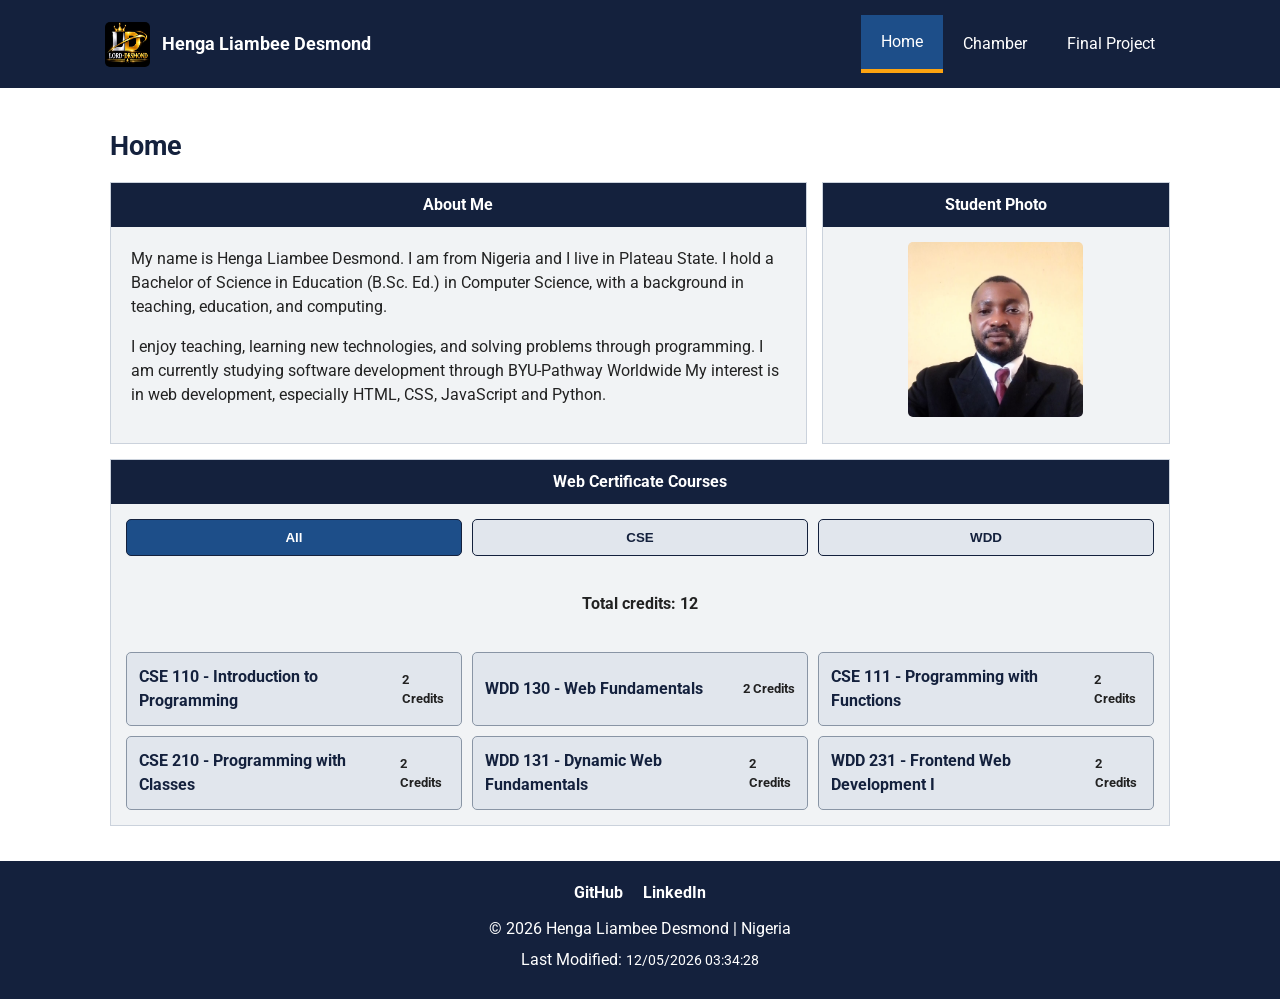
<file: index.html>
<!DOCTYPE html>
<html lang="en">
<head>
    <meta charset="UTF-8">
    <meta name="viewport" content="width=device-width, initial-scale=1.0">

    <meta name="description" content="Course home page of Henga Liambee Desmond, a BYU-Pathway software development student from Nigeria.">
    <meta name="author" content="Henga Liambee Desmond">

    <title>Home | Henga Liambee Desmond</title>

    <link rel="icon" href="images/logo.svg.jpg" type="image/jpeg">

    <!-- Google Font -->
    <link rel="preconnect" href="https://fonts.googleapis.com">
    <link rel="preconnect" href="https://fonts.gstatic.com" crossorigin>
    <link href="https://fonts.googleapis.com/css2?family=Roboto:wght@400;500;700&display=swap" rel="stylesheet">

    <!-- CSS files: small first, large second -->
    <link rel="stylesheet" href="styles/small.css">
    <link rel="stylesheet" href="styles/large.css">

    <!-- External JavaScript files -->
    <script src="scripts/navigation.js" defer></script>
    <script src="scripts/courses.js" defer></script>
    <script src="scripts/date.js" defer></script>
</head>
<body>

    <!-- HEADER -->
    <header>
        <div class="header-content">

            <div class="site-brand">
                <img src="images/logo.svg.jpg" alt="Site logo">
                <span>Henga Liambee Desmond</span>
            </div>

            <button id="menu-button"
                class="menu-button"
                aria-label="Open navigation menu"
                aria-expanded="false"
                aria-controls="primary-nav">
                ☰
            </button>

            <nav id="primary-nav">
                <a href="index.html" class="active" aria-current="page">Home</a>
                <a href="chamber/index.html">Chamber</a>
                <a href="final/index.html">Final Project</a>
            </nav>

        </div>
    </header>

    <!-- MAIN CONTENT -->
    <main>

        <h1>Home</h1>

        <div class="home-grid">

            <!-- ABOUT ME SECTION -->
            <section class="about-section">
                <h2>About Me</h2>

                <div class="about-content">
                    <p>
                        My name is Henga Liambee Desmond. I am from Nigeria
                        and I live in Plateau State. I hold a Bachelor of Science in Education (B.Sc. Ed.) in Computer Science, with a background in teaching, education, and computing.
                    </p>

                    <p>
                        I enjoy teaching, learning new technologies, and
                        solving problems through programming. I am currently
                        studying software development through BYU-Pathway Worldwide
                        My interest is in web development, especially HTML,
                        CSS, JavaScript and Python.
                    </p>
                </div>
            </section>

            <!-- STUDENT PHOTO SECTION -->
            <section class="photo-section">
                <h2>Student Photo</h2>

                <div class="photo-content">
                    <img src="images/desmond.jpg"
                        alt="Photograph of Henga Liambee Desmond"
                        width="220"
                        height="220">
                </div>
            </section>

        </div>

        <!-- COURSE SECTION -->
        <section class="course-section">

            <h2>Web Certificate Courses</h2>

            <div class="course-filters">

                <button type="button" data-filter="ALL" class="selected">
                    All
                </button>

                <button type="button" data-filter="CSE">
                    CSE
                </button>

                <button type="button" data-filter="WDD">
                    WDD
                </button>

            </div>

            <p id="credit-total" aria-live="polite">
                Total credits: 0
            </p>

            <div id="course-list" class="course-list" aria-live="polite">
                <!-- JavaScript will display courses here -->
            </div>

        </section>

    </main>

    <!-- FOOTER -->
    <footer>

        <div class="social-links">

            <a href="https://github.com/YOUR-GITHUB-USERNAME"
                target="_blank"
                rel="noopener noreferrer"
                aria-label="GitHub">
                GitHub
            </a>

            <a href="https://www.linkedin.com/in/henga-liambee-desmond/"
                target="_blank"
                rel="noopener noreferrer"
                aria-label="LinkedIn">
                LinkedIn
            </a>

        </div>

        <p>
            &copy; <span id="currentyear"></span>
            Henga Liambee Desmond | Nigeria
        </p>

        <p>
            Last Modified:
            <span id="lastModified"></span>
        </p>

    </footer>

</body>
</html>
</file>
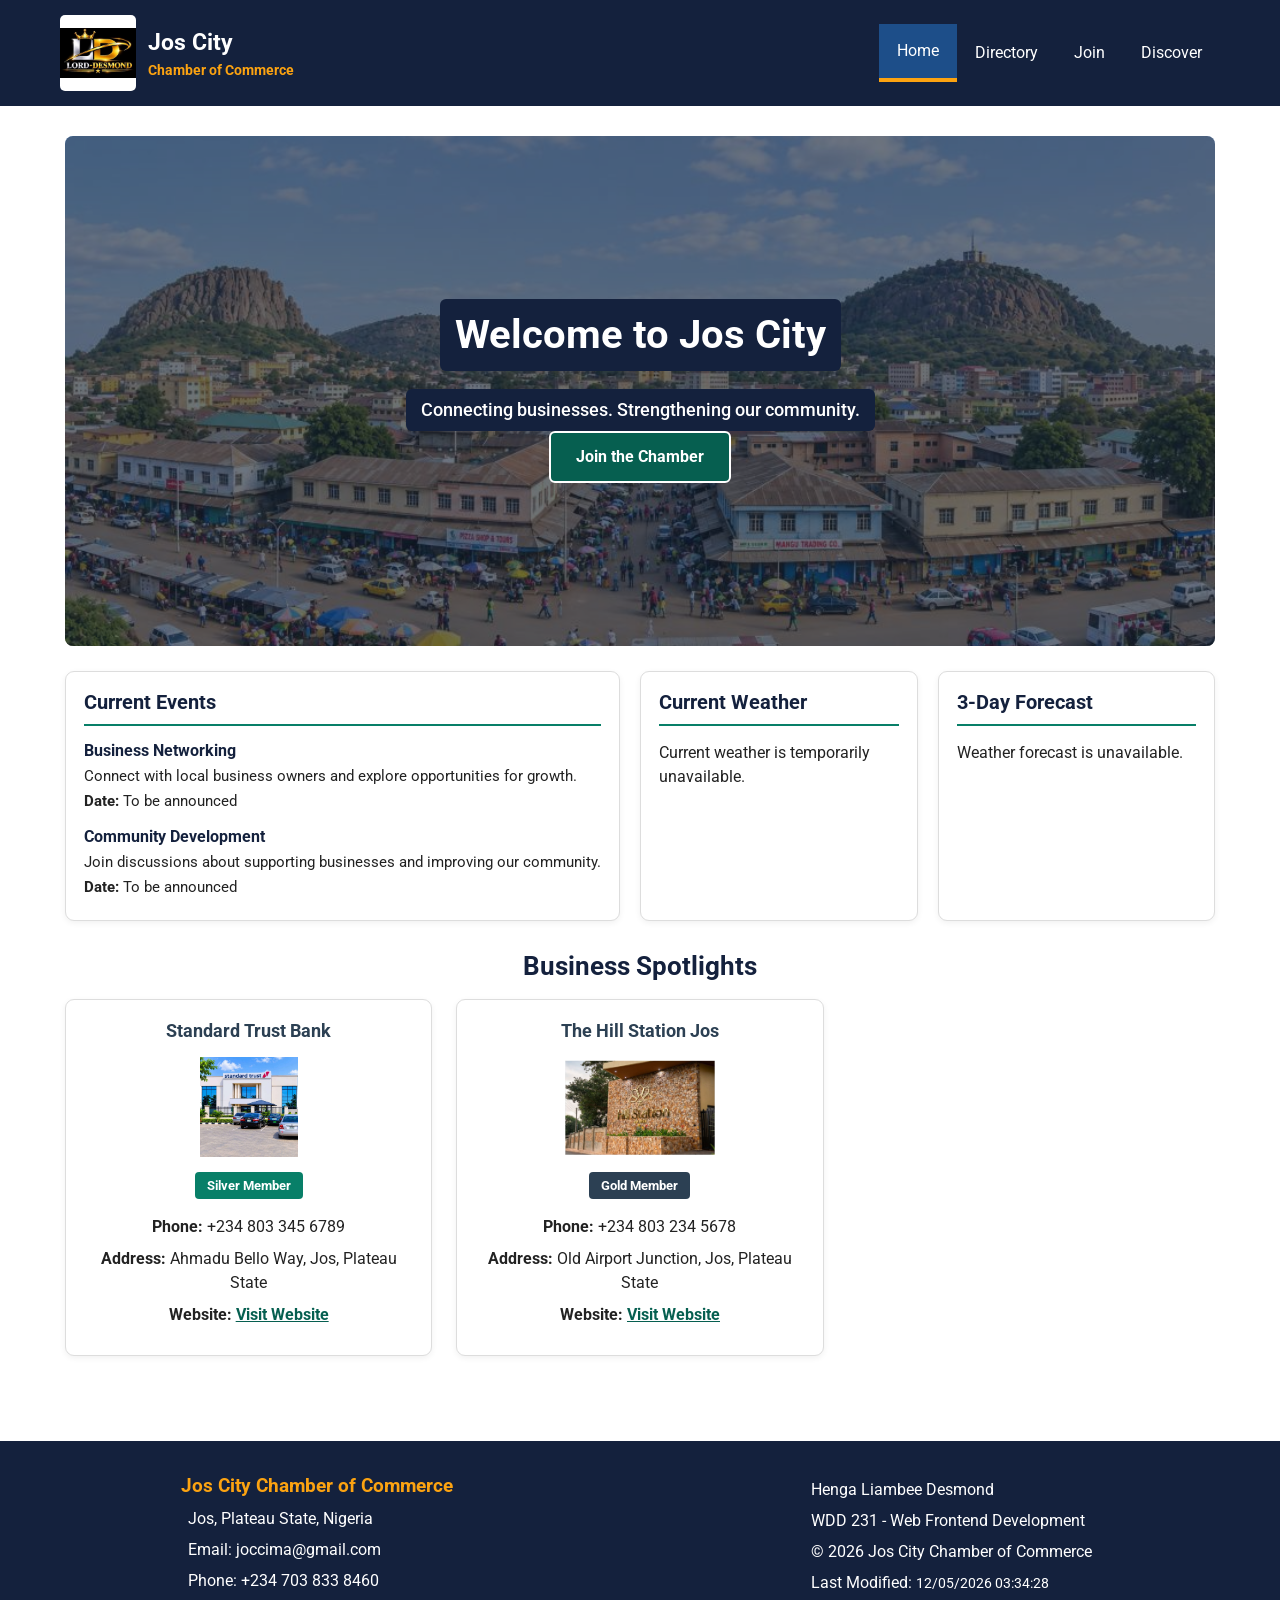
<file: chamber/index.html>
<!DOCTYPE html>
<html lang="en">
<head>
    <meta charset="UTF-8">
    <meta name="viewport" content="width=device-width, initial-scale=1.0">

    <meta name="description" content="Welcome to the Jos City Chamber of Commerce. Discover local businesses, community events, weather updates and opportunities in Jos, Plateau State, Nigeria.">
    <meta name="author" content="Henga Liambee Desmond">

    <meta property="og:title" content="Welcome to the Jos City Chamber of Commerce">
    <meta property="og:description" content="Supporting businesses and building a stronger Jos community.">
    <meta property="og:image" content="https://lorddesmond123.github.io/wdd231/chamber/images/jos-hero.jpg">
    <meta property="og:url" content="https://lorddesmond123.github.io/wdd231/chamber/index.html">

    <title>Jos City Chamber of Commerce | Home</title>

    <link rel="icon" href="images/logo.svg.jpg">

    <link rel="preconnect" href="https://fonts.googleapis.com">
    <link rel="preconnect" href="https://fonts.gstatic.com" crossorigin>
    <link href="https://fonts.googleapis.com/css2?family=Roboto:wght@400;500;700&display=swap" rel="stylesheet">

    <link rel="stylesheet" href="styles/normalize.css">
    <link rel="stylesheet" href="styles/small.css">
    <link rel="stylesheet" href="styles/larger.css">

    <script type="module" src="scripts/home.mjs"></script>
</head>

<body>

<header>
    <div class="header-content">

        <div class="site-brand">
            <img src="images/logo.svg.jpg"
                 alt="Jos City Chamber of Commerce logo"
                 width="76"
                 height="76">

            <div>
                <span class="brand-name">Jos City</span>
                <span class="brand-subtitle">Chamber of Commerce</span>
            </div>
        </div>

        <button id="menu-button"
                class="menu-button"
                aria-label="Open navigation menu"
                aria-expanded="false"
                aria-controls="primary-nav">
            ☰
        </button>

        <nav id="primary-nav">
            <a href="index.html" class="active" aria-current="page">Home</a>
            <a href="directory.html">Directory</a>
            <a href="join.html">Join</a>
            <a href="discover.html">Discover</a>
        </nav>

    </div>
</header>

<main>

    <!-- HERO SECTION -->
    <section class="hero">

        <img src="images/jos-hero.jpg"
             alt="Scenic landscape of Jos, Plateau State"
             width="1200"
             height="500"
             fetchpriority="high">

        <div class="hero-content">
            <h1>Welcome to Jos City</h1>
            <p>Connecting businesses. Strengthening our community.</p>
            <a href="join.html" class="join-button">Join the Chamber</a>
        </div>

    </section>

    <!-- HOME INFORMATION -->
<div class="home-grid">

    <!-- CURRENT EVENTS -->
    <section class="home-section events">
        <h2>Current Events</h2>

        <article class="event-card">
            <h3>Business Networking</h3>
            <p>Connect with local business owners and explore opportunities for growth.</p>
            <p><strong>Date:</strong> To be announced</p>
        </article>

        <article class="event-card">
            <h3>Community Development</h3>
            <p>Join discussions about supporting businesses and improving our community.</p>
            <p><strong>Date:</strong> To be announced</p>
        </article>
    </section>

    <!-- CURRENT WEATHER -->
    <section class="home-section weather">
        <h2>Current Weather</h2>

        <div id="current-weather" aria-live="polite">
            <p>Loading current weather...</p>
        </div>
    </section>

    <!-- WEATHER FORECAST -->
    <section class="home-section forecast">
        <h2>3-Day Forecast</h2>

        <div id="weather-forecast" aria-live="polite">
            <p>Loading forecast...</p>
        </div>
    </section>

</div>
    <!-- BUSINESS SPOTLIGHTS -->
    <section class="spotlights">
        <h2>Business Spotlights</h2>

        <div id="spotlight-container">
            <p>Loading featured businesses...</p>
        </div>
    </section>

</main>

<footer>

    <div class="contact-info">
        <h2>Jos City Chamber of Commerce</h2>
        <p>Jos, Plateau State, Nigeria</p>
        <p>Email: joccima@gmail.com</p>
        <p>Phone: +234 703 833 8460</p>
    </div>

    <div class="development-info">
        <p>Henga Liambee Desmond</p>
        <p>WDD 231 - Web Frontend Development</p>

        <p>
            &copy; <span id="currentyear"></span>
            Jos City Chamber of Commerce
        </p>

        <p>
            Last Modified:
            <span id="lastModified"></span>
        </p>
    </div>

</footer>

</body>
</html>
</file>
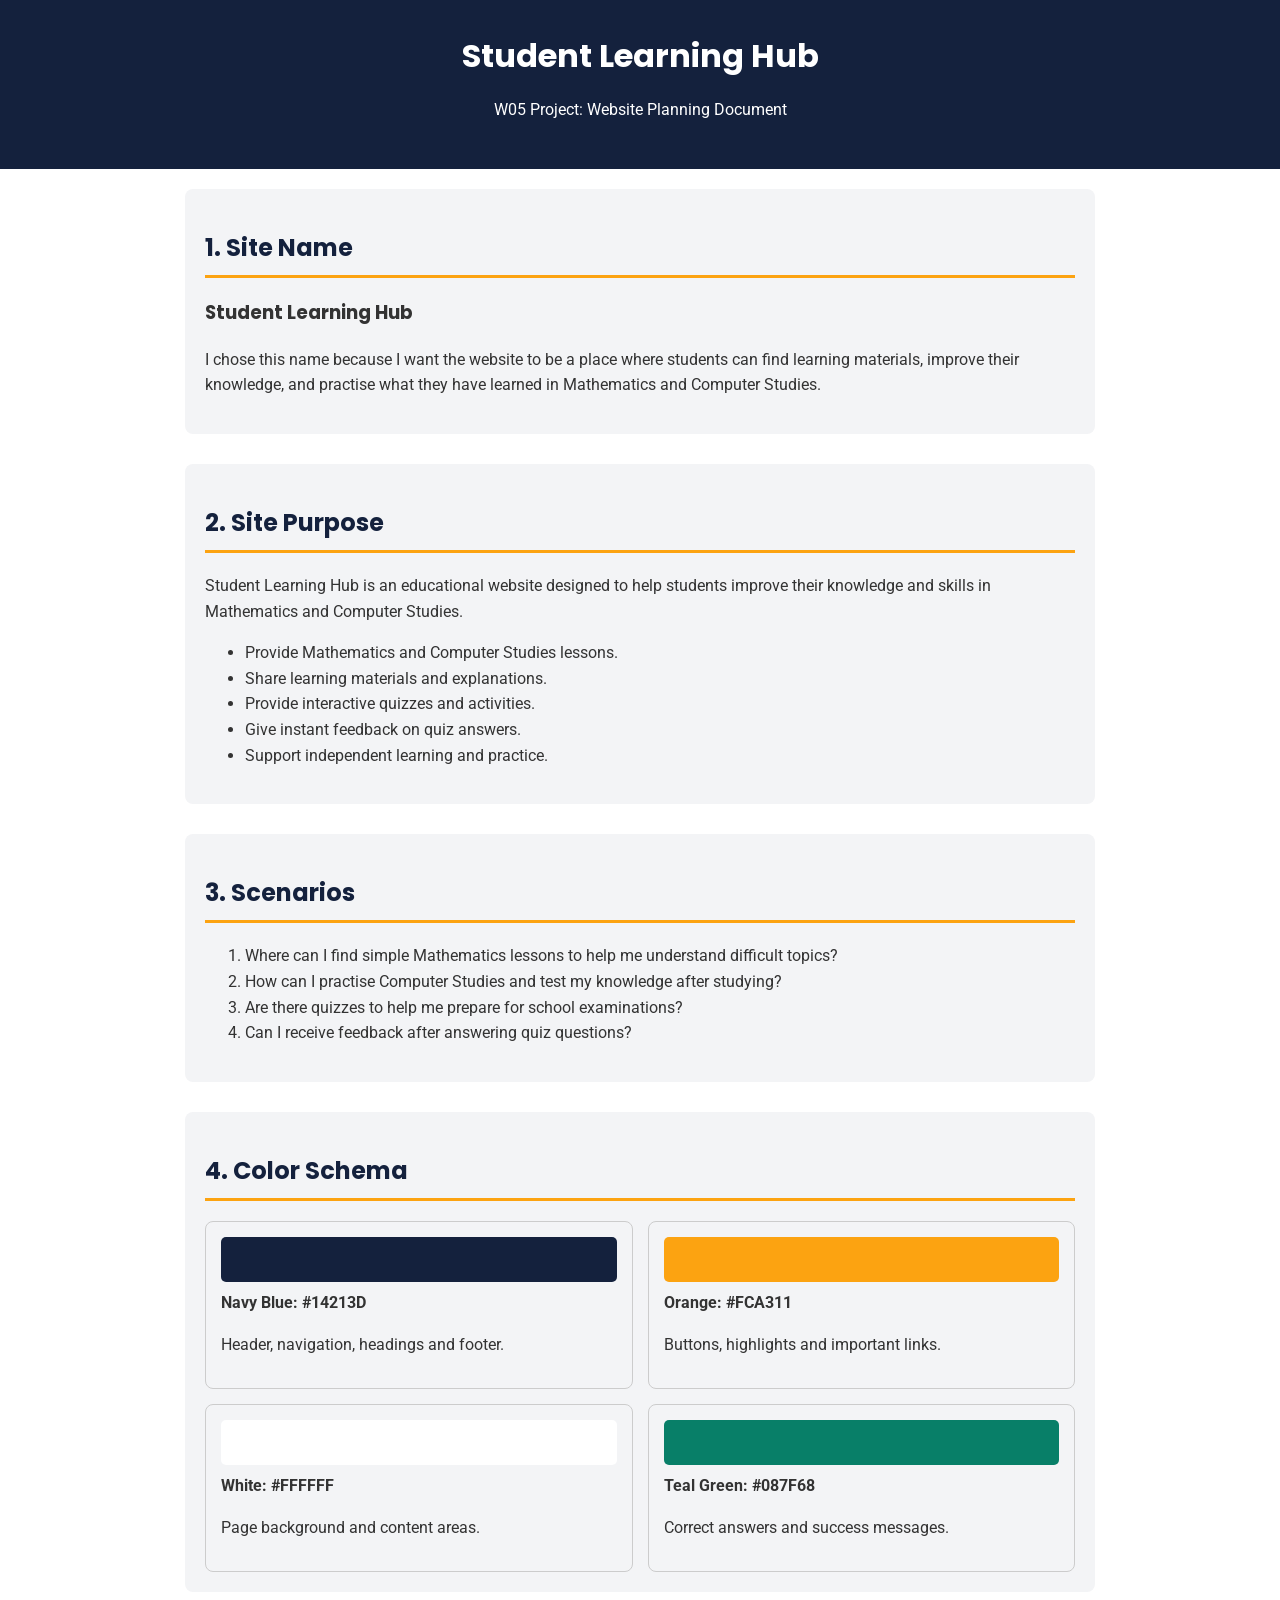
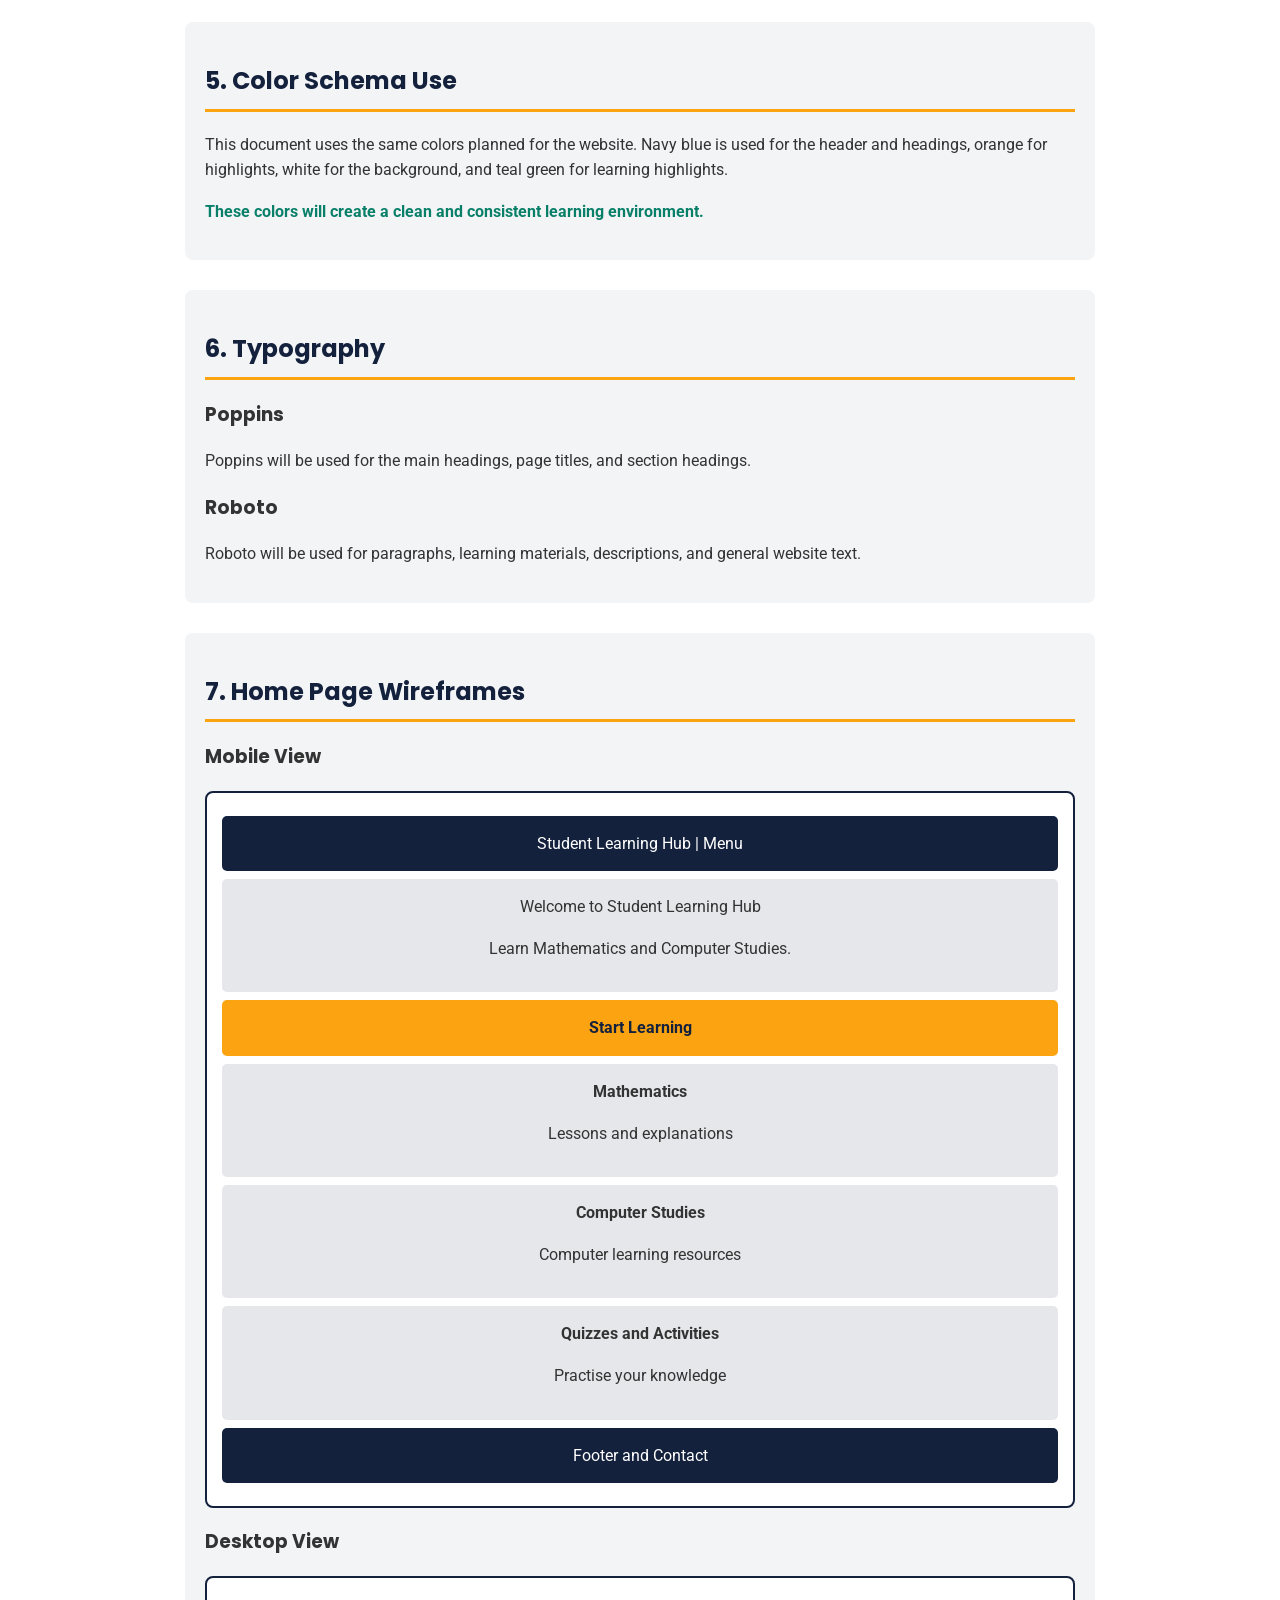
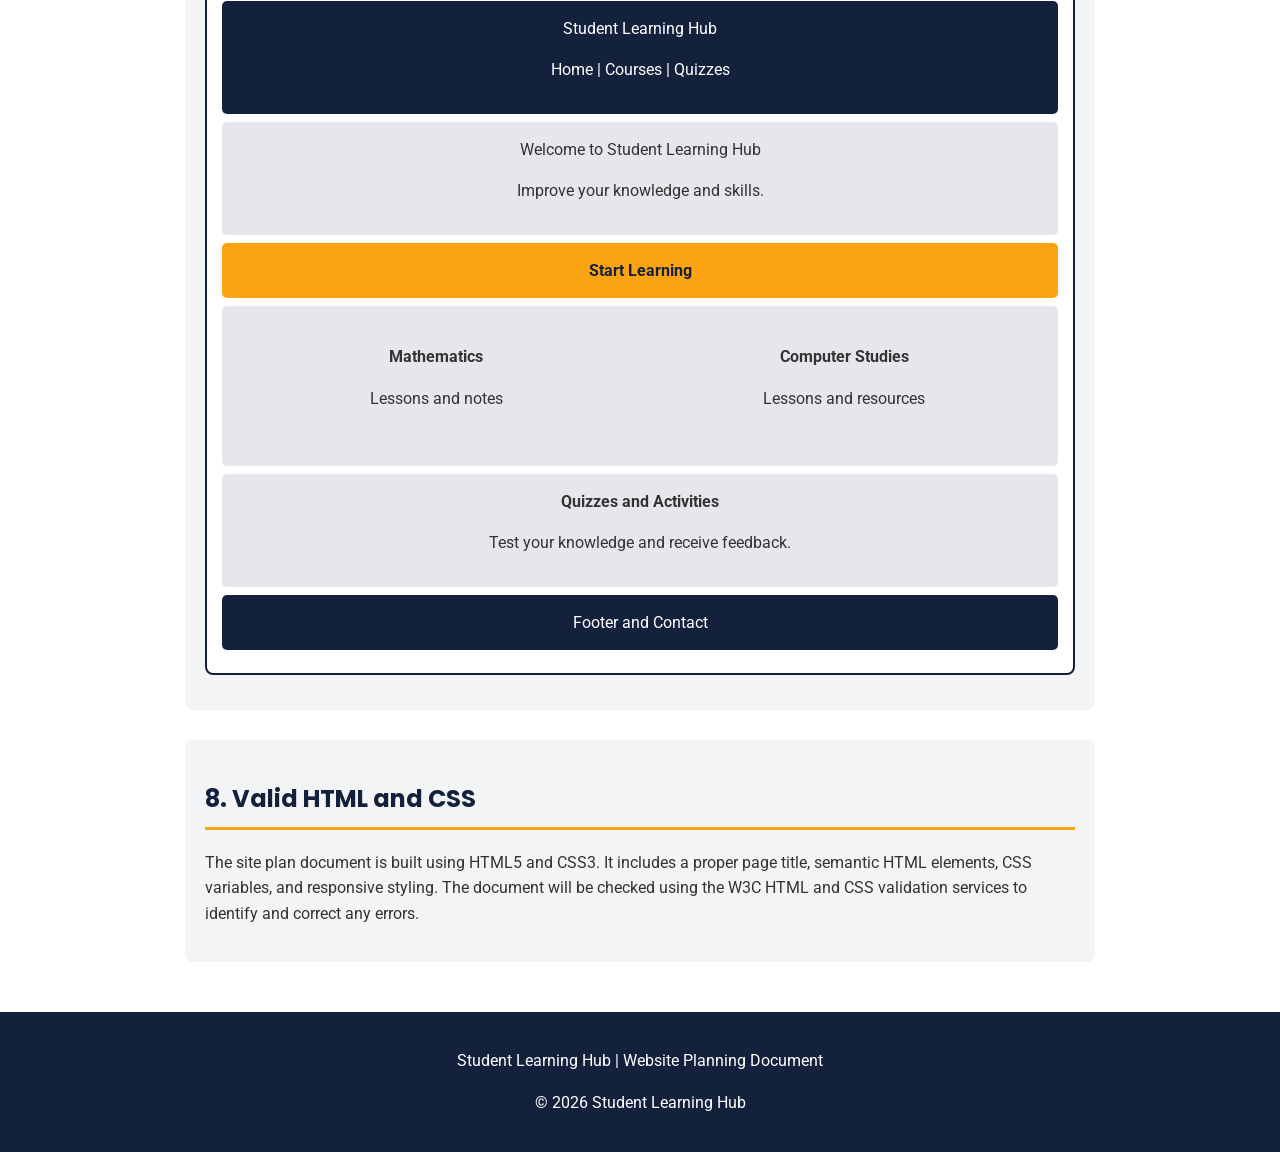
<file: siteplan.html>
<!DOCTYPE html>
<html lang="en">
<head>
    <meta charset="UTF-8">
    <meta name="viewport" content="width=device-width, initial-scale=1.0">
    <meta name="description" content="Site plan for Student Learning Hub, an educational website for Mathematics and Computer Studies.">
    <meta name="author" content="Student">
    <title>Student Learning Hub | Site Plan</title>

    <link rel="preconnect" href="https://fonts.googleapis.com">
    <link rel="preconnect" href="https://fonts.gstatic.com" crossorigin>
    <link href="https://fonts.googleapis.com/css2?family=Poppins:wght@400;600;700&family=Roboto:wght@400;500&display=swap" rel="stylesheet">

    <link rel="stylesheet" href="styles/siteplan.css">
</head>

<body>

<header>
    <h1>Student Learning Hub</h1>
    <p>W05 Project: Website Planning Document</p>
</header>

<main>

    <section>
        <h2>1. Site Name</h2>
        <h3>Student Learning Hub</h3>
        <p>
            I chose this name because I want the website to be
            a place where students can find learning materials,
            improve their knowledge, and practise what they
            have learned in Mathematics and Computer Studies.
        </p>
    </section>

    <section>
        <h2>2. Site Purpose</h2>
        <p>
            Student Learning Hub is an educational website
            designed to help students improve their knowledge
            and skills in Mathematics and Computer Studies.
        </p>
        <ul>
            <li>Provide Mathematics and Computer Studies lessons.</li>
            <li>Share learning materials and explanations.</li>
            <li>Provide interactive quizzes and activities.</li>
            <li>Give instant feedback on quiz answers.</li>
            <li>Support independent learning and practice.</li>
        </ul>
    </section>

    <section>
        <h2>3. Scenarios</h2>
        <ol>
            <li>Where can I find simple Mathematics lessons
                to help me understand difficult topics?</li>
            <li>How can I practise Computer Studies and test
                my knowledge after studying?</li>
            <li>Are there quizzes to help me prepare for
                school examinations?</li>
            <li>Can I receive feedback after answering
                quiz questions?</li>
        </ol>
    </section>

    <section>
        <h2>4. Color Schema</h2>
        <div class="color-list">
            <div class="color-item">
                <div class="swatch" style="background:#14213d"></div>
                <strong>Navy Blue: #14213D</strong>
                <p>Header, navigation, headings and footer.</p>
            </div>

            <div class="color-item">
                <div class="swatch" style="background:#fca311"></div>
                <strong>Orange: #FCA311</strong>
                <p>Buttons, highlights and important links.</p>
            </div>

            <div class="color-item">
                <div class="swatch" style="background:#ffffff"></div>
                <strong>White: #FFFFFF</strong>
                <p>Page background and content areas.</p>
            </div>

            <div class="color-item">
                <div class="swatch" style="background:#087f68"></div>
                <strong>Teal Green: #087F68</strong>
                <p>Correct answers and success messages.</p>
            </div>
        </div>
    </section>

    <section>
        <h2>5. Color Schema Use</h2>
        <p>
            This document uses the same colors planned for
            the website. Navy blue is used for the header and
            headings, orange for highlights, white for the
            background, and teal green for learning highlights.
        </p>
        <p class="highlight">
            These colors will create a clean and consistent
            learning environment.
        </p>
    </section>

    <section>
        <h2>6. Typography</h2>
        <h3>Poppins</h3>
        <p>
            Poppins will be used for the main headings,
            page titles, and section headings.
        </p>

        <h3>Roboto</h3>
        <p>
            Roboto will be used for paragraphs, learning
            materials, descriptions, and general website text.
        </p>
    </section>

    <section>
        <h2>7. Home Page Wireframes</h2>

        <h3>Mobile View</h3>
        <div class="wireframe">
            <div class="wire-header">Student Learning Hub | Menu</div>
            <div>
                Welcome to Student Learning Hub
                <p>Learn Mathematics and Computer Studies.</p>
            </div>
            <div class="wire-button">Start Learning</div>
            <div>
                <strong>Mathematics</strong>
                <p>Lessons and explanations</p>
            </div>
            <div>
                <strong>Computer Studies</strong>
                <p>Computer learning resources</p>
            </div>
            <div>
                <strong>Quizzes and Activities</strong>
                <p>Practise your knowledge</p>
            </div>
            <div class="wire-footer">Footer and Contact</div>
        </div>

        <h3>Desktop View</h3>
        <div class="wireframe">
            <div class="wire-header">
                Student Learning Hub
                <p>Home | Courses | Quizzes</p>
            </div>
            <div>
                Welcome to Student Learning Hub
                <p>Improve your knowledge and skills.</p>
            </div>
            <div class="wire-button">Start Learning</div>
            <div class="courses">
                <div>
                    <strong>Mathematics</strong>
                    <p>Lessons and notes</p>
                </div>
                <div>
                    <strong>Computer Studies</strong>
                    <p>Lessons and resources</p>
                </div>
            </div>
            <div>
                <strong>Quizzes and Activities</strong>
                <p>Test your knowledge and receive feedback.</p>
            </div>
            <div class="wire-footer">Footer and Contact</div>
        </div>
    </section>

    <section>
        <h2>8. Valid HTML and CSS</h2>
        <p>
            The site plan document is built using HTML5 and CSS3.
            It includes a proper page title, semantic HTML
            elements, CSS variables, and responsive styling.
            The document will be checked using the W3C HTML
            and CSS validation services to identify and correct
            any errors.
        </p>
    </section>

</main>

<footer>
    <p>Student Learning Hub | Website Planning Document</p>
    <p>&copy; 2026 Student Learning Hub</p>
</footer>

</body>
</html>
</file>
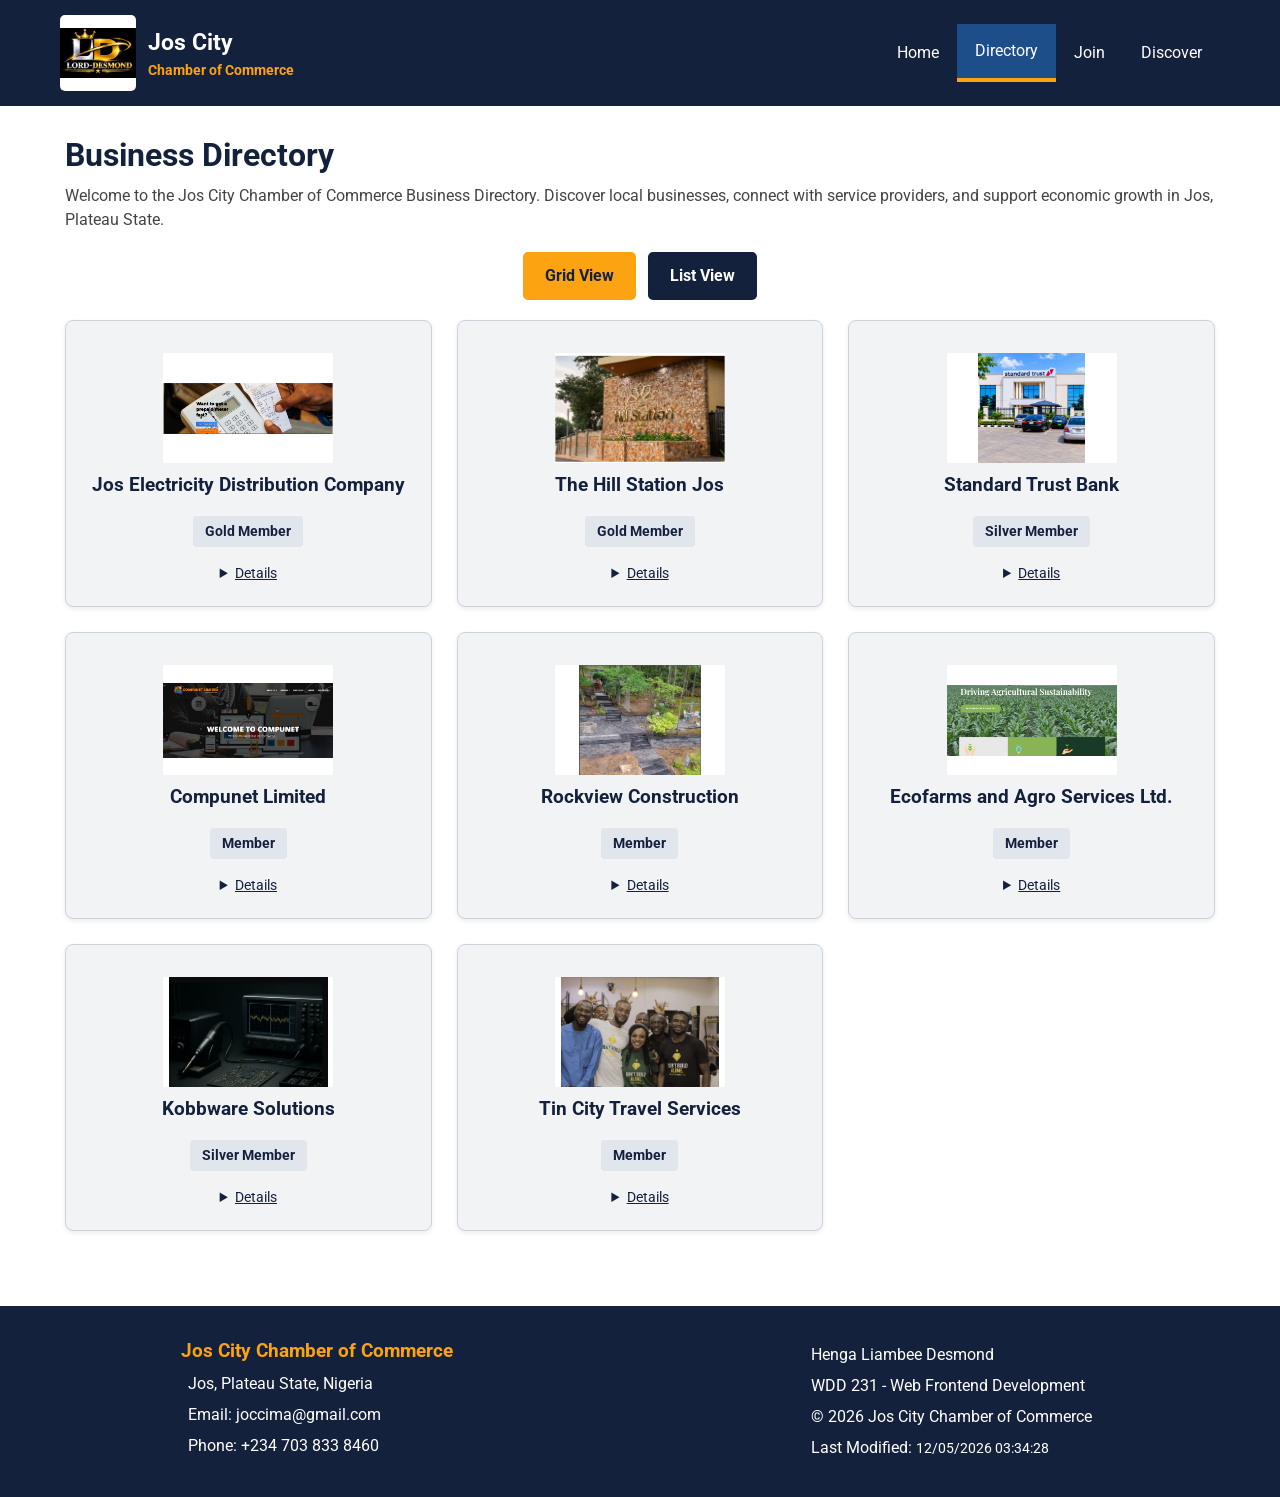
<file: chamber/directory.html>
<!DOCTYPE html>
<html lang="en">
<head>
    <meta charset="UTF-8">
    <meta name="viewport" content="width=device-width, initial-scale=1.0">

    <!-- SEO Meta Information -->
    <meta name="description" content="Explore local businesses, services, and organizations in Jos, Plateau State, Nigeria, through the Jos City Chamber of Commerce directory.">
    <meta name="author" content="Henga Liambee Desmond">

    <!-- Facebook Open Graph Meta Information -->
    <meta property="og:title" content="Jos City Chamber of Commerce | Business Directory">
    <meta property="og:description" content="Discover and connect with businesses in Jos, Plateau State, Nigeria. Support local businesses and grow our community.">
    <meta property="og:image" content="https://lorddesmond123.github.io/wdd231/chamber/images/logo.svg.webp">
    <meta property="og:url" content="https://lorddesmond123.github.io/wdd231/chamber/directory.html">

    <title>Jos City Chamber of Commerce | Directory</title>

    <!-- Favicon -->
    <link rel="icon" href="images/logo.svg.webp" type="image/svg+xml">

    <!-- Google Fonts -->
    <link rel="preconnect" href="https://fonts.googleapis.com">
    <link rel="preconnect" href="https://fonts.gstatic.com" crossorigin>
    <link href="https://fonts.googleapis.com/css2?family=Roboto:wght@400;500;700&display=swap" rel="stylesheet">

    <!-- CSS Files -->
    <link rel="stylesheet" href="styles/normalize.css">
    <link rel="stylesheet" href="styles/small.css">
    <link rel="stylesheet" href="styles/larger.css">

    <!-- JavaScript -->
    <script src="scripts/directory.js" defer></script>
</head>

<body>

    <!-- HEADER -->
    <header>
        <div class="header-content">

            <div class="site-brand">
                <img src="images/logo.svg.jpg"
     alt="Jos City Chamber of Commerce logo"
     width="50"
     height="50">
                <div>
                    <span class="brand-name">Jos City</span>
                    <span class="brand-subtitle">Chamber of Commerce</span>
                </div>
            </div>

            <button id="menu-button"
                    class="menu-button"
                    aria-label="Open navigation menu"
                    aria-expanded="false"
                    aria-controls="primary-nav">
                ☰
            </button>

            <nav id="primary-nav">
                <a href="index.html">Home</a>
                <a href="directory.html" class="active" aria-current="page">Directory</a>
                <a href="join.html">Join</a>
                <a href="discover.html">Discover</a>
            </nav>

        </div>
    </header>

    <!-- MAIN CONTENT -->
    <main>

        <h1>Business Directory</h1>

        <p class="intro">
            Welcome to the Jos City Chamber of Commerce Business Directory.
            Discover local businesses, connect with service providers,
            and support economic growth in Jos, Plateau State.
        </p>

        <!-- DIRECTORY VIEW CONTROLS -->
        <div class="view-buttons">
            <button type="button" id="grid-view" class="selected"
                    aria-pressed="true">
                Grid View
            </button>

            <button type="button" id="list-view"
                    aria-pressed="false">
                List View
            </button>
        </div>

        <!-- BUSINESS MEMBERS WILL LOAD HERE -->
        <section id="members-container"
                 class="grid-view"
                 aria-label="Chamber business members"
                 aria-live="polite">

            <p>Loading business members...</p>

        </section>

    </main>

    <!-- FOOTER -->
    <footer>

        <div class="contact-info">
            <h2>Jos City Chamber of Commerce</h2>

            <p>Jos, Plateau State, Nigeria</p>
            <p>Email: joccima@gmail.com</p>
            <p>Phone: +234 703 833 8460</p>
        </div>

        <div class="development-info">

            <p>Henga Liambee Desmond</p>

            <p>WDD 231 - Web Frontend Development</p>

            <p>
                &copy; <span id="currentyear"></span>
                Jos City Chamber of Commerce
            </p>

            <p>
                Last Modified:
                <span id="lastModified"></span>
            </p>

        </div>

    </footer>

</body>
</html>
</file>
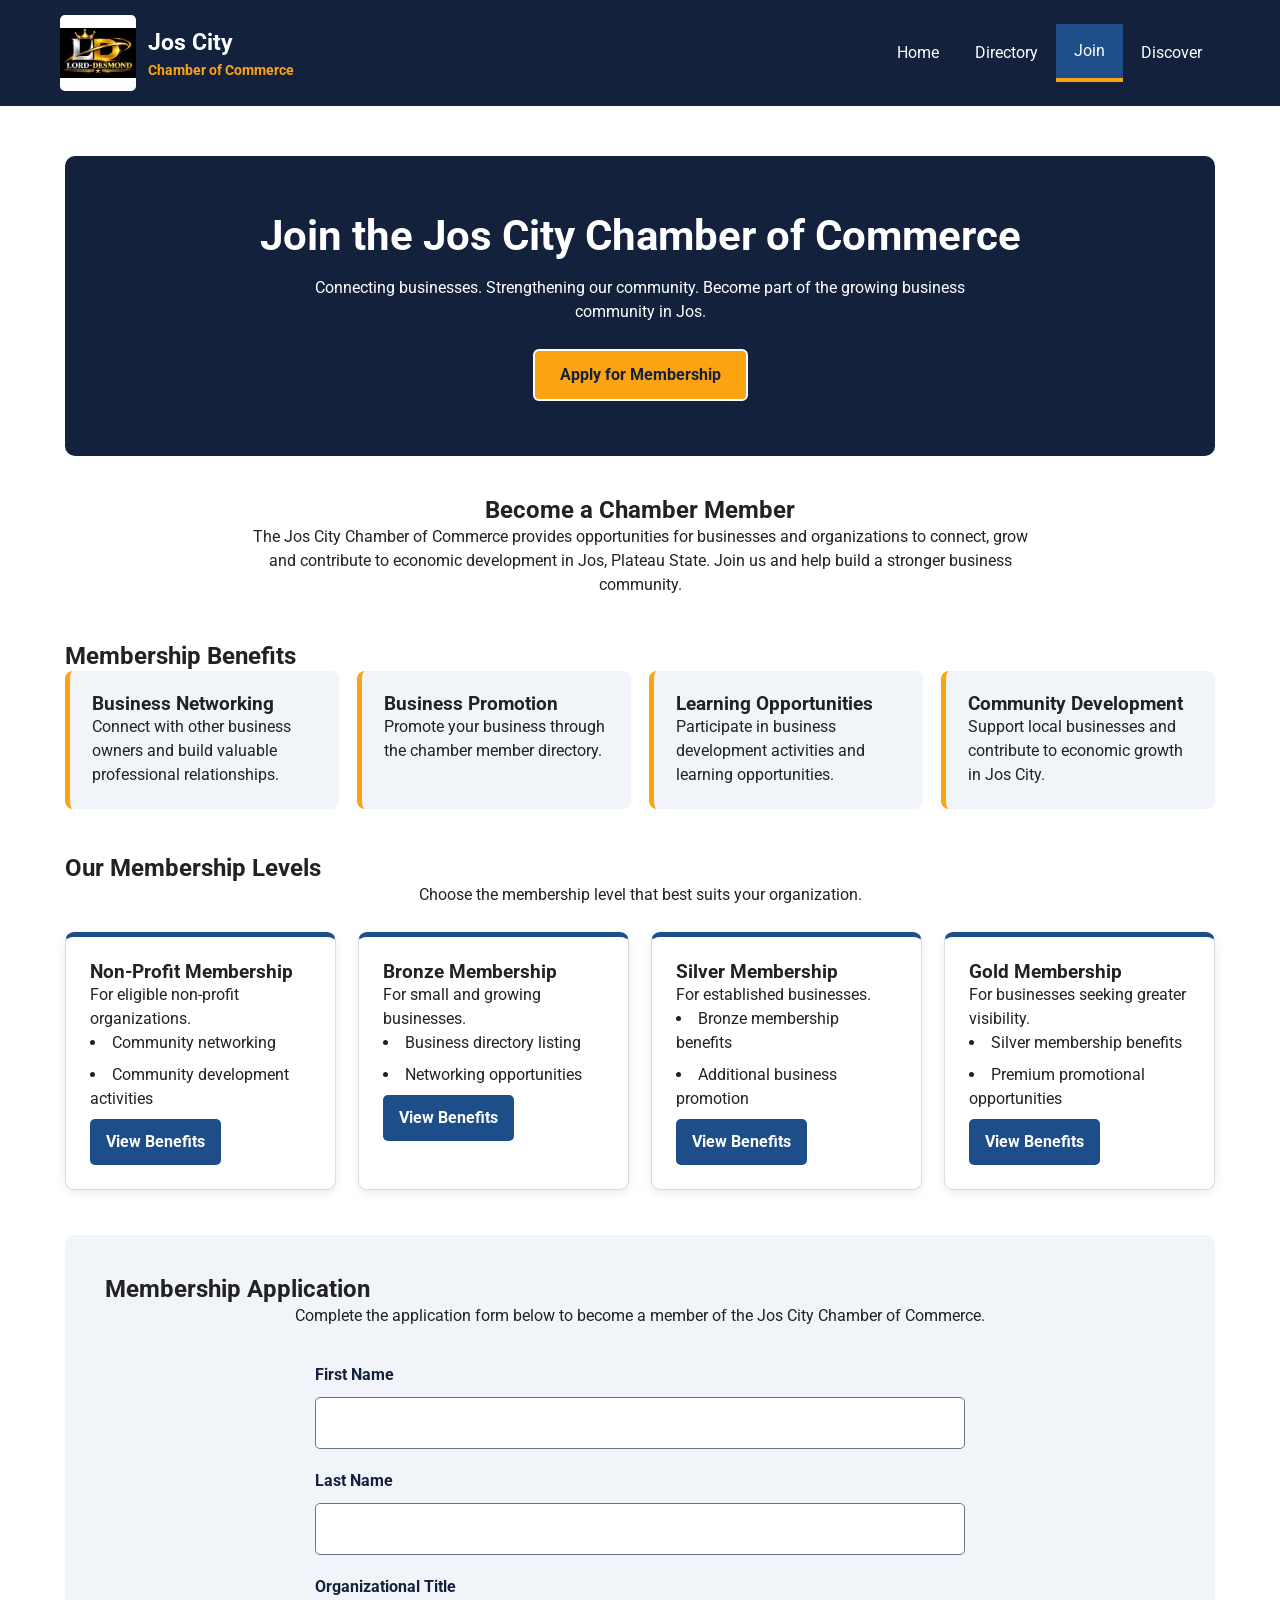
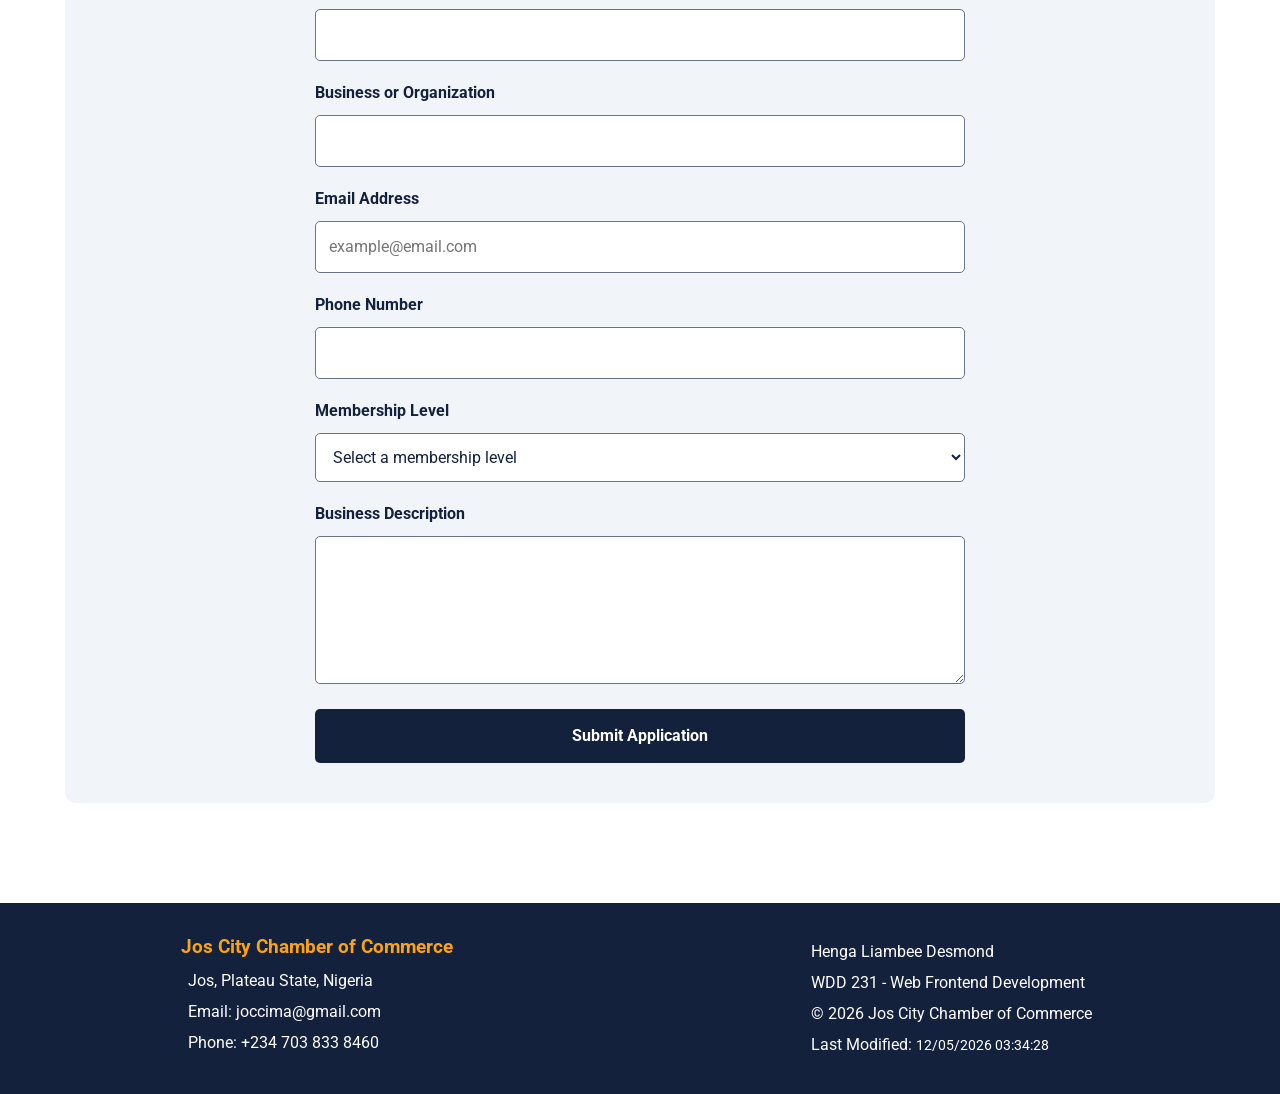
<file: chamber/join.html>
<!DOCTYPE html>
<html lang="en">
<head>
    <meta charset="UTF-8">
    <meta name="viewport" content="width=device-width, initial-scale=1.0">

    <meta name="description" content="Join the Jos City Chamber of Commerce. Connect with businesses, build relationships and explore growth opportunities in Jos, Plateau State, Nigeria.">
    <meta name="author" content="Henga Liambee Desmond">

    <meta property="og:title" content="Join the Jos City Chamber of Commerce">

    <meta property="og:description" content="Become a member of the Jos City Chamber of Commerce. Connect with businesses and discover opportunities for growth in Jos, Plateau State, Nigeria.">

    <meta property="og:image" content="https://lorddesmond123.github.io/wdd231/chamber/images/jos-hero.jpg">

    <meta property="og:url" content="https://lorddesmond123.github.io/wdd231/chamber/join.html">

    <meta property="og:type" content="website">

    <title>Jos City Chamber of Commerce | Join</title>

    <link rel="icon" href="images/logo.svg.jpg">

    <!-- GOOGLE FONTS -->
    <link rel="preconnect" href="https://fonts.googleapis.com">
    <link rel="preconnect" href="https://fonts.gstatic.com" crossorigin>

    <link href="https://fonts.googleapis.com/css2?family=Roboto:wght@400;500;700&display=swap" rel="stylesheet">

    <!-- CSS FILES -->
    <link rel="stylesheet" href="styles/normalize.css">
    <link rel="stylesheet" href="styles/small.css">
    <link rel="stylesheet" href="styles/larger.css">
    <link rel="stylesheet" href="styles/join.css">

    <!-- JAVASCRIPT -->
    <script src="scripts/join.js" defer></script>
</head>

<body>

<!-- HEADER -->
<header>
    <div class="header-content">

        <div class="site-brand">
            <img src="images/logo.svg.jpg"
                 alt="Jos City Chamber of Commerce logo"
                 width="76"
                 height="76">

            <div>
                <span class="brand-name">Jos City</span>
                <span class="brand-subtitle">Chamber of Commerce</span>
            </div>
        </div>

        <button id="menu-button"
                class="menu-button"
                type="button"
                aria-label="Open navigation menu"
                aria-expanded="false"
                aria-controls="primary-nav">
            ☰
        </button>

        <nav id="primary-nav">
            <a href="index.html">Home</a>
            <a href="directory.html">Directory</a>
            <a href="join.html" class="active" aria-current="page">Join</a>
            <a href="discover.html">Discover</a>
        </nav>

    </div>
</header>

<main>

    <!-- JOIN HERO -->
    <section class="join-hero">

        <div class="join-hero-content">
            <h1>Join the Jos City Chamber of Commerce</h1>

            <p>
                Connecting businesses. Strengthening our community.
                Become part of the growing business community in Jos.
            </p>

            <a href="#application-form" class="join-button">
                Apply for Membership
            </a>
        </div>

    </section>

    <!-- INTRODUCTION -->
    <section class="join-intro">

        <h2>Become a Chamber Member</h2>

        <p>
            The Jos City Chamber of Commerce provides opportunities
            for businesses and organizations to connect, grow and
            contribute to economic development in Jos, Plateau State.
            Join us and help build a stronger business community.
        </p>

    </section>

    <!-- MEMBERSHIP BENEFITS -->
    <section class="benefits-section">

        <h2>Membership Benefits</h2>

        <div class="benefits-grid">

            <article class="benefit-card">
                <h3>Business Networking</h3>
                <p>
                    Connect with other business owners and build
                    valuable professional relationships.
                </p>
            </article>

            <article class="benefit-card">
                <h3>Business Promotion</h3>
                <p>
                    Promote your business through the chamber
                    member directory.
                </p>
            </article>

            <article class="benefit-card">
                <h3>Learning Opportunities</h3>
                <p>
                    Participate in business development activities
                    and learning opportunities.
                </p>
            </article>

            <article class="benefit-card">
                <h3>Community Development</h3>
                <p>
                    Support local businesses and contribute
                    to economic growth in Jos City.
                </p>
            </article>

        </div>

    </section>

    <!-- MEMBERSHIP LEVELS -->
    <section class="membership-section">

        <h2>Our Membership Levels</h2>

        <p class="section-description">
            Choose the membership level that best suits your organization.
        </p>

        <div class="membership-levels">

            <!-- NON-PROFIT -->
            <article class="membership-card">

                <h3>Non-Profit Membership</h3>

                <p>For eligible non-profit organizations.</p>

                <ul>
                    <li>Community networking</li>
                    <li>Community development activities</li>
                </ul>

                <button type="button"
                        class="benefit-button"
                        data-modal="nonprofit-modal">
                    View Benefits
                </button>

            </article>

            <!-- BRONZE -->
            <article class="membership-card">

                <h3>Bronze Membership</h3>

                <p>For small and growing businesses.</p>

                <ul>
                    <li>Business directory listing</li>
                    <li>Networking opportunities</li>
                </ul>

                <button type="button"
                        class="benefit-button"
                        data-modal="bronze-modal">
                    View Benefits
                </button>

            </article>

            <!-- SILVER -->
            <article class="membership-card">

                <h3>Silver Membership</h3>

                <p>For established businesses.</p>

                <ul>
                    <li>Bronze membership benefits</li>
                    <li>Additional business promotion</li>
                </ul>

                <button type="button"
                        class="benefit-button"
                        data-modal="silver-modal">
                    View Benefits
                </button>

            </article>

            <!-- GOLD -->
            <article class="membership-card">

                <h3>Gold Membership</h3>

                <p>For businesses seeking greater visibility.</p>

                <ul>
                    <li>Silver membership benefits</li>
                    <li>Premium promotional opportunities</li>
                </ul>

                <button type="button"
                        class="benefit-button"
                        data-modal="gold-modal">
                    View Benefits
                </button>

            </article>

        </div>

    </section>

    <!-- MEMBERSHIP MODALS -->

    <dialog id="nonprofit-modal" class="membership-modal">

        <h2>Non-Profit Membership Benefits</h2>

        <ul>
            <li>Community networking opportunities.</li>
            <li>Participation in community activities.</li>
            <li>Support for local development initiatives.</li>
        </ul>

        <button type="button" class="close-modal">Close</button>

    </dialog>

    <dialog id="bronze-modal" class="membership-modal">

        <h2>Bronze Membership Benefits</h2>

        <ul>
            <li>Business directory listing.</li>
            <li>Networking opportunities.</li>
            <li>Access to chamber events.</li>
            <li>Business community connections.</li>
        </ul>

        <button type="button" class="close-modal">Close</button>

    </dialog>

    <dialog id="silver-modal" class="membership-modal">

        <h2>Silver Membership Benefits</h2>

        <ul>
            <li>All Bronze membership benefits.</li>
            <li>Additional business promotion.</li>
            <li>Learning and development opportunities.</li>
            <li>Greater business visibility.</li>
        </ul>

        <button type="button" class="close-modal">Close</button>

    </dialog>

    <dialog id="gold-modal" class="membership-modal">

        <h2>Gold Membership Benefits</h2>

        <ul>
            <li>All Silver membership benefits.</li>
            <li>Premium business promotion.</li>
            <li>Priority networking opportunities.</li>
            <li>Additional chamber recognition.</li>
        </ul>

        <button type="button" class="close-modal">Close</button>

    </dialog>

    <!-- APPLICATION FORM -->
    <section class="application-section" id="application-form">

        <h2>Membership Application</h2>

        <p>
            Complete the application form below to become
            a member of the Jos City Chamber of Commerce.
        </p>

        <form action="thankyou.html"
              method="get"
              class="join-form">

            <!-- FIRST NAME -->
            <label for="first-name">First Name</label>

            <input
                type="text"
                id="first-name"
                name="first-name"
                title="Enter your first name"
                autocomplete="given-name"
                required
            >

            <!-- LAST NAME -->
            <label for="last-name">Last Name</label>

            <input
                type="text"
                id="last-name"
                name="last-name"
                title="Enter your last name"
                autocomplete="family-name"
                required
            >

            <!-- ORGANIZATIONAL TITLE -->
            <label for="organization-title">
                Organizational Title
            </label>

            <input
                type="text"
                id="organization-title"
                name="organization-title"
                title="Enter your organizational title using at least seven letters, spaces, or hyphens."
                autocomplete="organization-title"
                pattern="[A-Za-z -]{7,}"
                minlength="7"
                required
            >

            <!-- ORGANIZATION -->
            <label for="organization">
                Business or Organization
            </label>

            <input
                type="text"
                id="organization"
                name="organization"
                title="Enter your business or organization name"
                autocomplete="organization"
                required
            >

            <!-- EMAIL -->
            <label for="email">Email Address</label>

            <input
                type="email"
                id="email"
                name="email"
                title="Enter your email address"
                autocomplete="email"
                placeholder="example@email.com"
                required
            >

            <!-- PHONE -->
            <label for="phone">Phone Number</label>

            <input
                type="tel"
                id="phone"
                name="phone"
                title="Enter your telephone number"
                autocomplete="tel"
                required
            >

            <!-- MEMBERSHIP LEVEL -->
            <label for="membership">Membership Level</label>

            <select
                id="membership"
                name="membership"
                title="Select your preferred membership level"
                autocomplete="off"
                required
            >

                <option value="">Select a membership level</option>
                <option value="nonprofit">Non-Profit</option>
                <option value="bronze">Bronze</option>
                <option value="silver">Silver</option>
                <option value="gold">Gold</option>

            </select>

            <!-- BUSINESS DESCRIPTION -->
            <label for="description">Business Description</label>

            <textarea
                id="description"
                name="description"
                title="Describe your business or organization"
                autocomplete="off"
                rows="5"
            ></textarea>

            <!-- TIMESTAMP -->
            <input
                type="hidden"
                name="timestamp"
                id="timestamp"
            >

            <button type="submit" class="submit-button">
                Submit Application
            </button>

        </form>

    </section>

</main>

<!-- FOOTER -->
<footer>

    <div class="contact-info">

        <h2>Jos City Chamber of Commerce</h2>

        <p>Jos, Plateau State, Nigeria</p>

        <p>Email: joccima@gmail.com</p>

        <p>Phone: +234 703 833 8460</p>

    </div>

    <div class="development-info">

        <p>Henga Liambee Desmond</p>

        <p>WDD 231 - Web Frontend Development</p>

        <p>
            &copy; <span id="currentyear"></span>
            Jos City Chamber of Commerce
        </p>

        <p>
            Last Modified:
            <span id="lastModified"></span>
        </p>

    </div>

</footer>

</body>
</html>
</file>
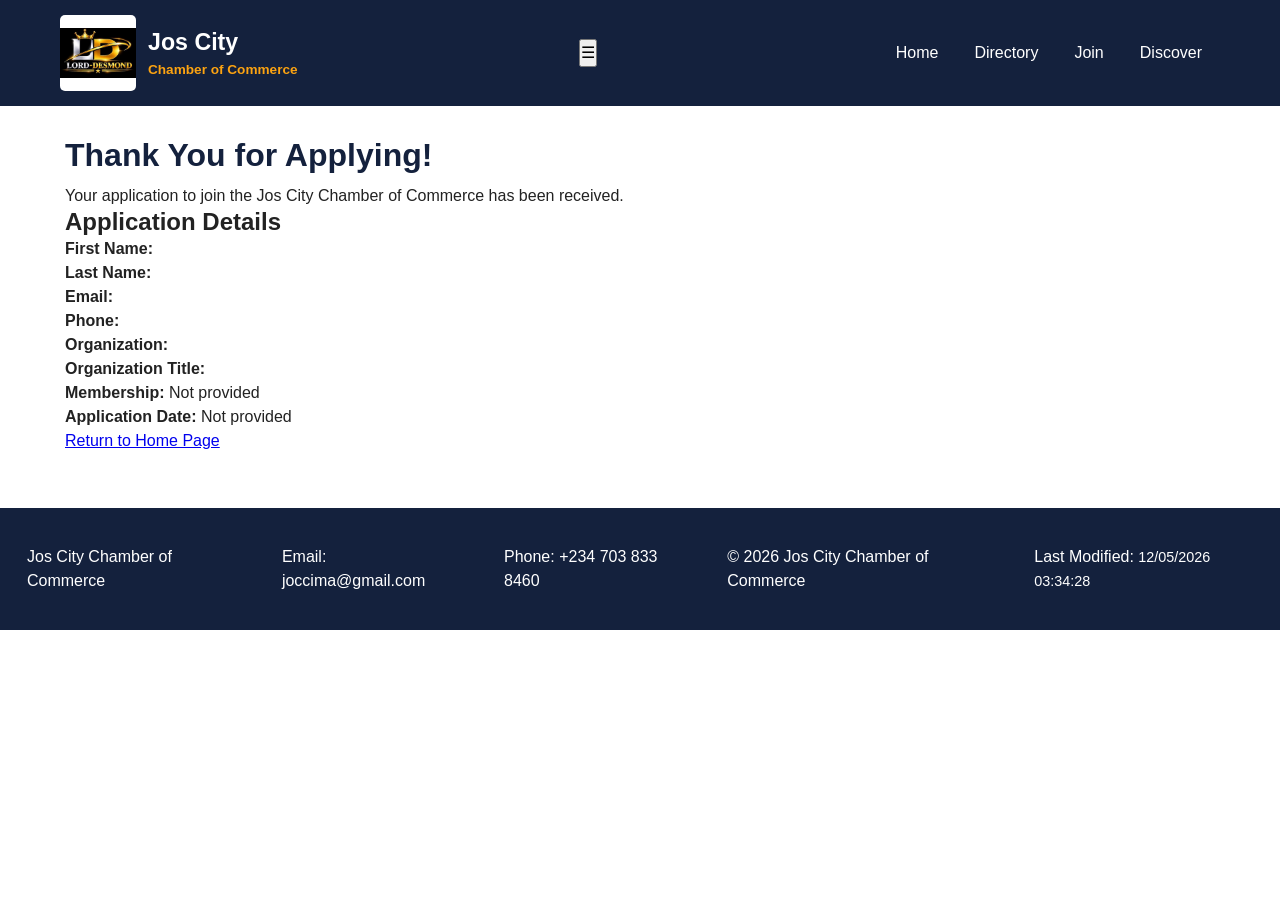
<file: chamber/thank you.html>
<!DOCTYPE html>
<html lang="en">
<head>
    <meta charset="UTF-8">
    <meta name="viewport" content="width=device-width, initial-scale=1.0">

    <meta name="description" content="Thank you for applying to join the Jos City Chamber of Commerce.">
    <meta name="author" content="Henga Liambee Desmond">

    <title>Thank You | Jos City Chamber of Commerce</title>

    <link rel="icon" href="images/logo.svg.jpg" type="image/jpeg">
    <link rel="stylesheet" href="styles/normalize.css">
    <link rel="stylesheet" href="styles/small.css">
    <link rel="stylesheet" href="styles/larger.css">
    <link rel="stylesheet" href="styles/join.css">

    <script src="scripts/thankyou.js" defer></script>
</head>

<body>
    <header>
        <div class="header-content">
            <div class="site-brand">
                <img src="images/logo.svg.jpg"
                     alt="Jos City Chamber of Commerce logo"
                     width="76" height="76">
                <div>
                    <span class="brand-name">Jos City</span>
                    <span class="brand-subtitle">Chamber of Commerce</span>
                </div>
            </div>

            <button id="menu-button" aria-label="Open navigation menu">☰</button>

            <nav id="primary-nav">
                <a href="index.html">Home</a>
                <a href="directory.html">Directory</a>
                <a href="join.html">Join</a>
                <a href="discover.html">Discover</a>
            </nav>
        </div>
    </header>

    <main class="thankyou-main">
        <h1>Thank You for Applying!</h1>
        <p>Your application to join the Jos City Chamber of Commerce has been received.</p>

        <section class="application-summary">
            <h2>Application Details</h2>
            <div id="application-details">
                <p>Loading your application details...</p>
            </div>
        </section>

        <p><a href="index.html">Return to Home Page</a></p>
    </main>

    <footer>
        <p>Jos City Chamber of Commerce</p>
        <p>Email: joccima@gmail.com</p>
        <p>Phone: +234 703 833 8460</p>
        <p>&copy; <span id="currentyear"></span> Jos City Chamber of Commerce</p>
        <p>Last Modified: <span id="lastModified"></span></p>
    </footer>
</body>
</html>
</file>
<file: styles/small.css>
/* GENERAL SETTINGS */
* {
    box-sizing: border-box;
}

body {
    margin: 0;
    font-family: "Roboto", Arial, sans-serif;
    color: #222;
    background-color: #ffffff;
    line-height: 1.5;
}

header {
    background-color: #14213d;
    color: white;
}
.header-content {
    padding: 15px;
    display: flex;
    align-items: center;
    justify-content: space-between;
    flex-wrap: wrap;
}

.site-brand {
    display: flex;
    align-items: center;
    gap: 12px;
    font-weight: 700;
    font-size: 1.1rem;
}

.site-brand img {
    width: 45px;
    height: 45px;
    background: white;
    border-radius: 5px;
}

/* MOBILE NAVIGATION */
.menu-button {
    display: block;
    margin: 0;
    padding: 8px 14px;
    color: white;
    background: #1d4e89;
    border: 1px solid white;
    border-radius: 5px;
    font-size: 1.5rem;
    cursor: pointer;
}

nav {
    display: none;
    flex-direction: column;
    flex-basis: 100%;
    margin-top: 10px;
}

nav.open {
    display: flex;
}

nav a {
    color: white;
    text-decoration: none;
    padding: 12px;
    border-top: 1px solid #526078;
}

nav a:hover,
nav a:focus {
    background-color: #1d4e89;
}

nav a.active {
    background-color: #1d4e89;
    border-left: 4px solid #fca311;
}

/* MAIN CONTENT */
main {
    max-width: 1100px;
    margin: auto;
    padding: 15px;
}

h1 {
    color: #14213d;
    font-size: 1.7rem;
    margin-bottom: 15px;
}

h2 {
    background-color: #14213d;
    color: white;
    text-align: center;
    padding: 10px;
    font-size: 1rem;
    margin: 0;
}

/* ABOUT AND PHOTO */
.home-grid {
    display: grid;
    grid-template-columns: 1fr;
    gap: 15px;
}

.about-section,
.photo-section,
.course-section {
    border: 1px solid #cbd2dc;
    background-color: #f1f3f5;
}

.about-content {
    padding: 15px;
}

.about-content p {
    margin-top: 0;
}

.photo-content {
    padding: 15px;
    display: flex;
    justify-content: center;
    align-items: center;
}

.photo-content img {
    width: 220px;
    max-width: 100%;
    height: 220px;
    object-fit: cover;
    border-radius: 5px;
}

/* COURSE FILTERS */
.course-section {
    margin-top: 15px;
}

.course-filters {
    display: grid;
    grid-template-columns: repeat(3, 1fr);
    gap: 10px;
    padding: 15px;
}

.course-filters button {
    padding: 10px;
    border: 1px solid #14213d;
    border-radius: 5px;
    background-color: #e1e6ed;
    color: #14213d;
    font-weight: bold;
    cursor: pointer;
}

.course-filters button:hover,
.course-filters button:focus {
    background-color: #c5d5e8;
}

.course-filters button.selected {
    background-color: #1d4e89;
    color: white;
}

#credit-total {
    text-align: center;
    font-weight: bold;
    padding: 5px;
}

/* COURSE CARDS */
.course-list {
    display: grid;
    grid-template-columns: 1fr;
    gap: 10px;
    padding: 15px;
}

.course-card {
    display: flex;
    justify-content: space-between;
    align-items: center;
    gap: 10px;
    padding: 12px;
    background-color: #e1e6ed;
    border: 1px solid #8995a5;
    border-radius: 5px;
}

.course-card.completed {
    background-color: #dff2e5;
    border: 2px solid #287a4b;
}

.course-code {
    font-weight: bold;
    color: #14213d;
}

.course-status {
    font-size: 0.8rem;
    font-weight: bold;
}

.course-card.completed .course-status {
    color: #176b39;
}

/* FOOTER */
footer {
    background-color: #14213d;
    color: white;
    text-align: center;
    padding: 20px 10px;
    margin-top: 15px;
}

footer p {
    margin: 7px;
    overflow-wrap: anywhere;
}

.social-links {
    display: flex;
    justify-content: center;
    gap: 20px;
    margin-bottom: 12px;
}

.social-links a {
    color: white;
    text-decoration: none;
    font-weight: bold;
}

.social-links a:hover {
    color: #fca311;
}

#lastModified {
    font-size: 0.85rem;
}
</file>
<file: styles/large.css>
/* TABLET AND DESKTOP */
@media screen and (min-width: 700px) {

    .header-content {
        max-width: 1100px;
        margin: auto;
        display: flex;
        align-items: center;
        justify-content: space-between;
        flex-wrap: nowrap;
    }

    /* Hide hamburger button on desktop */
    .menu-button {
        display: none;
    }

    /* Show navigation links horizontally */
    nav {
        display: flex;
        flex-direction: row;
        flex-basis: auto;
        margin-top: 0;
        align-items: center;
    }

    nav a {
        border-top: none;
        padding: 15px 20px;
    }

    nav a.active {
        border-left: none;
        border-bottom: 4px solid #fca311;
    }

    /* HOME PAGE LAYOUT */
    .home-grid {
        grid-template-columns: 2fr 1fr;
        align-items: stretch;
    }

    .about-section,
    .photo-section {
        min-height: 230px;
    }

    .photo-content img {
        width: 175px;
        height: 175px;
    }

    /* COURSE LAYOUT */
    .course-list {
        grid-template-columns: repeat(2, 1fr);
    }
}

/* LARGE DESKTOP */
@media screen and (min-width: 1000px) {

    main {
        padding: 20px;
    }

    .course-list {
        grid-template-columns: repeat(3, 1fr);
    }

    .about-content {
        padding: 20px;
    }
}
</file>
<file: chamber/styles/small.css>
/* =================================
   SMALL CSS
   Jos City Chamber of Commerce
   Mobile First Design
================================= */

/* COLORS AND GENERAL STYLES */

:root {
    --primary-color: #14213d;
    --secondary-color: #087f68;
    --accent-color: #fca311;
    --button-color: #1d4e89;
    --text-color: #222222;
    --muted-color: #444444;
    --white-color: #ffffff;
    --light-background: #f1f3f5;
    --border-color: #cbd2dc;
    --dark-blue: #2c4053;
}

* {
    box-sizing: border-box;
}

body {
    margin: 0;
    font-family: "Roboto", Arial, sans-serif;
    color: var(--text-color);
    background-color: var(--white-color);
}

/* HEADER AND WEBSITE BRAND */

header,
footer {
    background-color: var(--primary-color);
    color: var(--white-color);
}

.header-content {
    max-width: 1200px;
    margin: auto;
    padding: 15px;
}

.site-brand {
    display: flex;
    align-items: center;
    gap: 12px;
    font-weight: 700;
}

.site-brand img {
    width: 50px;
    height: 50px;
    flex-shrink: 0;
    object-fit: contain;
    background-color: var(--white-color);
    border-radius: 5px;
}

.brand-name {
    display: block;
    color: var(--white-color);
    font-size: 1.2rem;
}

.brand-subtitle {
    display: block;
    color: var(--accent-color);
    font-size: 0.85rem;
}

/* MOBILE NAVIGATION */

.menu-button {
    display: block;
    margin: 12px 0 0 auto;
    padding: 8px 14px;
    color: var(--white-color);
    background-color: var(--button-color);
    border: 1px solid var(--white-color);
    border-radius: 5px;
    font-size: 1.5rem;
}

nav {
    display: none;
    flex-direction: column;
    margin-top: 10px;
}

nav.open {
    display: flex;
}

nav a {
    padding: 12px;
    color: var(--white-color);
    text-decoration: none;
    border-top: 1px solid #526078;
}

nav a:hover,
nav a:focus,
nav a.active {
    background-color: var(--button-color);
}

nav a.active {
    border-left: 4px solid var(--accent-color);
}

/* MAIN CONTENT */

main {
    max-width: 1200px;
    margin: auto;
    padding: 20px 15px;
}

h1 {
    margin-bottom: 10px;
    color: var(--primary-color);
    font-size: 1.8rem;
}

.intro {
    margin-bottom: 20px;
    color: var(--muted-color);
}

/* GRID AND LIST BUTTONS */

.view-buttons {
    display: flex;
    justify-content: center;
    gap: 12px;
    margin: 20px 0;
}

.view-buttons button {
    padding: 10px 20px;
    color: var(--white-color);
    background-color: var(--primary-color);
    border: 2px solid var(--primary-color);
    border-radius: 5px;
    font-weight: bold;
}

.view-buttons button:hover,
.view-buttons button:focus {
    background-color: var(--button-color);
}

.view-buttons button.selected {
    color: var(--primary-color);
    background-color: var(--accent-color);
    border-color: var(--accent-color);
}

/* MEMBER GRID VIEW */

#members-container.grid-view {
    display: grid;
    grid-template-columns: 1fr;
    gap: 1.5rem;
    margin: 20px 0;
}

/* MEMBER CARDS */

.member-card {
    padding: 18px;
    background-color: var(--light-background);
    border: 1px solid var(--border-color);
    border-radius: 8px;
    text-align: center;
    box-shadow: 0 2px 5px #00000014;
}

.member-card h2 {
    margin: 0.5rem 0 12px;
    color: var(--primary-color);
    font-size: 1.2rem;
}

.member-card img {
    display: block;
    width: 150px;
    height: 100px;
    max-width: 100%;
    margin: 10px auto;
    object-fit: contain;
    aspect-ratio: 3 / 2;
    background-color: var(--white-color);
}

.member-card p {
    margin: 8px 0;
}

.member-card a {
    color: #174a7e;
    font-weight: bold;
    overflow-wrap: anywhere;
}

/* MEMBERSHIP */

.membership {
    display: inline-block;
    margin: 0.5rem;
    padding: 5px 12px;
    color: var(--primary-color);
    background-color: #e1e6ed;
    border-radius: 4px;
    font-size: 0.85rem;
    font-weight: bold;
}

/* MEMBER DETAILS */

.member-details {
    margin-top: 0.5rem;
}

.member-details summary {
    color: var(--primary-color);
    font-size: 0.9rem;
    text-decoration: underline;
    cursor: pointer;
}

.details-content {
    margin-top: 0.75rem;
    padding: 0.75rem;
    background-color: #eeeeee;
    text-align: left;
    line-height: 1.6;
}

.details-content p {
    margin: 0.5rem 0;
}

/* MEMBER LIST VIEW */

#members-container.list-view {
    display: flex;
    flex-direction: column;
    gap: 0.5rem;
    margin: 20px 0;
}

#members-container.list-view .member-card {
    display: flex;
    flex-direction: column;
    padding: 12px;
    border-radius: 0;
    box-shadow: none;
    text-align: left;
}

#members-container.list-view .member-card img {
    display: none;
}

#members-container.list-view .member-card h2 {
    margin: 0 0 5px;
    text-align: left;
}

#members-container.list-view .member-card p {
    margin: 3px 0;
}

#members-container.list-view .membership,
#members-container.list-view .member-details {
    margin: 0;
}

#members-container.list-view .member-card:nth-child(even) {
    background-color: #e1e6ed;
}

#members-container.list-view .details-content {
    padding: 0.75rem;
}

/* FOOTER */

footer {
    margin-top: 25px;
    padding: 25px 15px;
    text-align: center;
}

footer h2 {
    margin-bottom: 10px;
    color: var(--accent-color);
    font-size: 1.2rem;
}

footer p {
    margin: 7px;
    overflow-wrap: anywhere;
}

.development-info {
    margin-top: 20px;
    padding-top: 15px;
    border-top: 1px solid #526078;
}

#lastModified {
    font-size: 0.9rem;
}

/* =================================
   HOMEPAGE DESIGN
================================= */

/* HERO SECTION */

.hero {
    position: relative;
    width: 100%;
    margin: 0 auto 25px;
    overflow: hidden;
    border-radius: 8px;
}

.hero img {
    display: block;
    width: 100%;
    height: 320px;
    object-fit: cover;
}

.hero::after {
    position: absolute;
    inset: 0;
    background-color: #1421329e;
    content: "";
}

.hero-content {
    position: absolute;
    z-index: 1;
    inset: 0;
    display: flex;
    flex-direction: column;
    align-items: center;
    justify-content: center;
    padding: 20px;
    text-align: center;
}

.hero-content h1 {
    margin-bottom: 18px;
    padding: 10px 15px;
    color: var(--white-color);
    background-color: var(--primary-color);
    border-radius: 6px;
    font-size: 1.5rem;
    line-height: 1.3;
}

.hero-content p {
    padding: 8px 15px;
    color: var(--white-color);
    background-color: var(--primary-color);
    border-radius: 6px;
    font-size: 1.1rem;
    font-weight: 500;
}
/* JOIN BUTTON */

.join-button {
    display: inline-block;
    padding: 12px 25px;
    color: var(--white-color);
    background-color: #065f50;
    border: 2px solid var(--white-color);
    border-radius: 6px;
    font-weight: 700;
    text-decoration: none;
}

.join-button:hover,
.join-button:focus {
    background-color: var(--secondary-color);
}

/* HOME INFORMATION GRID */

.home-grid {
    display: grid;
    grid-template-columns: 1fr;
    gap: 20px;
    margin: 25px 0;
}

.home-section,
.spotlight-card {
    min-width: 0;
    padding: 18px;
    background-color: var(--white-color);
    border: 1px solid #dddddd;
    border-radius: 9px;
    box-shadow: 0 2px 6px #0000000f;
}

.home-section h2 {
    margin: 0 0 15px;
    padding-bottom: 10px;
    color: var(--primary-color);
    border-bottom: 2px solid var(--secondary-color);
    font-size: 1.25rem;
}

/* EVENTS */

.event-card {
    margin-bottom: 15px;
}

.event-card:last-child {
    margin-bottom: 0;
}

.event-card h3 {
    margin-bottom: 5px;
    color: var(--primary-color);
    font-size: 1rem;
}

.event-card p {
    margin: 3px 0;
    color: var(--text-color);
    font-size: 0.95rem;
    line-height: 1.45;
}

/* CURRENT WEATHER */

.current-weather-info {
    display: flex;
    align-items: center;
    gap: 15px;
    margin: 20px 0;
}

.current-weather-info img {
    width: 70px;
    height: 70px;
}

.current-weather-info p {
    margin: 5px 0;
    text-transform: capitalize;
}

.current-weather-info .temperature {
    color: var(--dark-blue);
    font-size: 1.8rem;
    font-weight: 700;
}

/* WEATHER FORECAST */

#weather-forecast {
    display: flex;
    flex-direction: column;
}

.forecast-card {
    display: grid;
    grid-template-columns: 1fr auto auto;
    align-items: center;
    gap: 8px;
    padding: 10px 0;
    border-bottom: 1px solid #e5e5e5;
}

.forecast-card:last-child {
    border-bottom: none;
}

.forecast-card h3 {
    color: #2c4053;
    font-size: 0.9rem;
    margin: 0;
}
.forecast-card img {
    display: none;
}

.forecast-card p {
    margin: 0;
    color: var(--text-color);
    font-size: 0.85rem;
}

.forecast-card p:first-of-type {
    font-weight: 700;
}

/* BUSINESS SPOTLIGHTS */

.spotlights {
    margin: 30px 0;
}

.spotlights > h2 {
    margin-bottom: 18px;
    color: var(--primary-color);
    text-align: center;
    font-size: 1.6rem;
}

#spotlight-container {
    display: grid;
    grid-template-columns: 1fr;
    gap: 20px;
}

.spotlight-card {
    text-align: center;
}

.spotlight-card h3 {
    margin: 0 0 8px;
    color: var(--dark-blue);
    font-size: 1.15rem;
}

.spotlight-card img {
    display: block;
    width: 150px;
    height: 100px;
    margin: 15px auto;
    object-fit: contain;
    background-color: var(--white-color);
}

.spotlight-card p {
    margin: 8px 0;
    color: var(--text-color);
    line-height: 1.5;
    overflow-wrap: anywhere;
}

.spotlight-card .membership {
    display: inline-block;
    margin: 0 auto 8px;
    padding: 4px 12px;
    color: var(--white-color);
    font-size: 0.8rem;
    font-weight: 700;
}

.spotlight-card .membership.gold {
    background-color: var(--dark-blue);
}

.spotlight-card .membership.silver {
    background-color: var(--secondary-color);
}

.spotlight-card a {
    color: #065f50;
    font-weight: 700;
    overflow-wrap: anywhere;
}

/* MOBILE ADJUSTMENTS */

@media screen and (max-width: 699px) {
    .brand-name {
        font-size: 1.05rem;
    }

    .site-brand img {
        width: 55px;
        height: 55px;
    }
}
</file>
<file: chamber/styles/larger.css>
/* =================================
   LARGE CSS
   Jos City Chamber of Commerce
   Tablet and Desktop
================================= */

/* TABLET AND DESKTOP */

@media screen and (min-width: 700px) {

    /* HEADER */

    .header-content {
        display: flex;
        align-items: center;
        justify-content: space-between;
        padding: 15px 20px;
    }

    .site-brand img {
        width: 76px;
        height: 76px;
    }

    .brand-name {
        font-size: 1.45rem;
    }

    .menu-button {
        display: none;
    }

    nav {
        display: flex;
        flex-direction: row;
        align-items: center;
        margin-top: 0;
    }

    nav a {
        padding: 15px 18px;
        border-top: none;
    }

    nav a.active {
        border-bottom: 4px solid #fca311;
        border-left: none;
    }

    /* MAIN CONTENT */

    main {
        padding: 25px 20px;
    }

    h1 {
        font-size: 2rem;
    }

    /* DIRECTORY GRID */

    #members-container.grid-view {
        grid-template-columns: repeat(2, 1fr);
        gap: 20px;
    }

    /* DIRECTORY LIST */

    #members-container.list-view .member-card {
        display: grid;
        grid-template-columns: 1fr 1fr auto;
        align-items: center;
        gap: 20px;
        padding: 15px 20px;
    }

    /* FOOTER */

    footer {
        display: flex;
        align-items: center;
        justify-content: space-around;
        gap: 30px;
        padding: 30px 20px;
        text-align: left;
    }

    .development-info {
        margin-top: 0;
        padding-top: 0;
        border-top: none;
        text-align: left;
    }

    /* HOMEPAGE HERO */

    .hero img {
        height: 480px;
    }

    .hero-content h1 {
        font-size: 2.3rem;
    }

    /* HOMEPAGE INFORMATION */

    .home-grid {
        grid-template-columns: 2fr 1fr;
        align-items: stretch;
    }

    .events {
        grid-column: 1 / -1;
    }

    /* BUSINESS SPOTLIGHTS */

    #spotlight-container {
        grid-template-columns: repeat(2, 1fr);
    }
}

/* =================================
   LARGE DESKTOP
================================= */

@media screen and (min-width: 1000px) {

    /* MAIN CONTENT */

    main {
        padding: 30px 25px;
    }

    /* THREE-COLUMN DIRECTORY */

    #members-container.grid-view {
        grid-template-columns: repeat(3, 1fr);
        gap: 25px;
    }

    .member-card {
        padding: 22px;
    }

    .member-card img {
        width: 170px;
        height: 110px;
    }

    /* DESKTOP LIST VIEW */

    #members-container.list-view .member-card {
        padding: 15px 25px;
    }

    /* HOMEPAGE HERO */

    .hero img {
        height: 510px;
    }

    .hero-content h1 {
        font-size: 2.5rem;
    }

    /* THREE-COLUMN HOMEPAGE INFORMATION */

    .home-grid {
        grid-template-columns: 2fr 1fr 1fr;
        align-items: stretch;
    }

    .events {
        grid-column: auto;
    }

    /* THREE BUSINESS SPOTLIGHTS */

    #spotlight-container {
        grid-template-columns: repeat(3, 1fr);
        gap: 24px;
    }

    .spotlight-card {
        padding: 20px;
    }
}
</file>
<file: styles/siteplan.css>
:root {
            --primary: #14213d;
            --accent: #fca311;
            --background: #ffffff;
            --success: #087f68;
            --light: #f3f4f6;
            --text: #333333;
        }

        * {
            box-sizing: border-box;
        }

        body {
            margin: 0;
            font-family: "Roboto", sans-serif;
            background: var(--background);
            color: var(--text);
            line-height: 1.6;
        }

        header {
            background: var(--primary);
            color: white;
            text-align: center;
            padding: 30px 15px;
        }

        h1, h2, h3 {
            font-family: "Poppins", sans-serif;
        }

        h1 {
            margin: 0;
        }

        h2 {
            color: var(--primary);
            border-bottom: 3px solid var(--accent);
            padding-bottom: 8px;
        }

        main {
            max-width: 950px;
            margin: auto;
            padding: 20px;
        }

        section {
            margin-bottom: 30px;
            padding: 20px;
            background: var(--light);
            border-radius: 8px;
        }

        .highlight {
            color: var(--success);
            font-weight: bold;
        }

        .color-list {
            display: grid;
            grid-template-columns: repeat(2, 1fr);
            gap: 15px;
        }

        .color-item {
            padding: 15px;
            border-radius: 8px;
            border: 1px solid #cccccc;
        }

        .swatch {
            height: 45px;
            border-radius: 5px;
            margin-bottom: 8px;
        }

        .wireframe {
            background: white;
            border: 2px solid var(--primary);
            padding: 15px;
            margin: 15px 0;
            text-align: center;
            border-radius: 8px;
        }

        .wireframe div {
            background: #e5e7eb;
            padding: 15px;
            margin: 8px 0;
            border-radius: 5px;
        }

        .wireframe .wire-header,
        .wireframe .wire-footer {
            background: var(--primary);
            color: white;
        }

        .wireframe .wire-button {
            background: var(--accent);
            color: var(--primary);
            font-weight: bold;
        }

        .courses {
            display: grid;
            grid-template-columns: 1fr 1fr;
            gap: 10px;
        }

        footer {
            background: var(--primary);
            color: white;
            text-align: center;
            padding: 20px;
        }

        @media (max-width: 600px) {
            main {
                padding: 12px;
            }

            section {
                padding: 15px;
            }

            .color-list,
            .courses {
                grid-template-columns: 1fr;
            }
        }
</file>
<file: chamber/styles/join.css>
/* =========================================
   JOS CITY CHAMBER - JOIN PAGE
========================================= */

.join-main {
    max-width: 1100px;
    margin: 0 auto;
    padding: 20px;
}

.join-main h1,
.join-main h2,
.join-main h3 {
    color: #14213d;
}

.join-main h2 {
    text-align: center;
    margin-bottom: 20px;
}

.join-main p {
    line-height: 1.7;
}

/* HEADER NAVIGATION */

.join-header #menu-button {
    display: block;
    background: #1d4e89;
    color: #ffffff;
    border: none;
    padding: 10px 15px;
    cursor: pointer;
    font-size: 1.2rem;
}

.join-header #primary-nav {
    display: none;
    flex-direction: column;
    gap: 12px;
    padding: 15px;
}

.join-header #primary-nav.open {
    display: flex;
}

.join-header #primary-nav a {
    color: #ffffff;
    padding: 10px 15px;
    text-decoration: none;
    font-weight: 600;
}

.join-header #primary-nav a:visited {
    color: #ffffff;
}

.join-header #primary-nav a:hover,
.join-header #primary-nav a:focus {
    color: #fca311;
}

.join-header #primary-nav a[aria-current="page"] {
    color: #ffffff;
    border-bottom: 3px solid #fca311;
}

/* HERO */

.join-hero {
    background: #14213d;
    color: #ffffff;
    text-align: center;
    padding: 55px 20px;
    border-radius: 10px;
    margin: 20px 0 35px;
}

.join-hero h1 {
    color: #ffffff;
    font-size: 2rem;
}

.join-hero p {
    max-width: 650px;
    margin: 15px auto 25px;
}

/* JOIN BUTTON */

.join-hero .join-button {
    display: inline-block;
    background-color: #fca311;
    color: #14213d;
    padding: 12px 25px;
    border-radius: 6px;
    text-decoration: none;
    font-weight: 700;
    transition: background-color 0.3s ease, transform 0.3s ease;
}

.join-hero .join-button:hover,
.join-hero .join-button:focus {
    background-color: #ffffff;
    color: #14213d;
    transform: translateY(-2px);
}

/* INTRODUCTION */

.join-intro {
    text-align: center;
    max-width: 800px;
    margin: 40px auto;
}

/* BENEFITS */

.benefits-section,
.membership-section,
.application-section {
    margin: 45px 0;
}

.benefits-grid {
    display: grid;
    grid-template-columns: 1fr;
    gap: 18px;
}

.benefit-card {
    background: #f1f4f8;
    padding: 22px;
    border-radius: 8px;
    border-left: 5px solid #fca311;
}

.benefit-card h3 {
    margin-top: 0;
}

/* MEMBERSHIP CARDS */

.membership-levels {
    display: grid;
    grid-template-columns: 1fr;
    gap: 22px;
}

.membership-card {
    background: #ffffff;
    border: 1px solid #d5dce5;
    border-top: 5px solid #1d4e89;
    border-radius: 9px;
    padding: 24px;
    box-shadow: 0 3px 10px rgba(0, 0, 0, 0.08);
    animation: cardEntrance 0.8s ease-out both;
}

.membership-card:nth-child(2) {
    animation-delay: 0.15s;
}

.membership-card:nth-child(3) {
    animation-delay: 0.3s;
}

.membership-card:nth-child(4) {
    animation-delay: 0.45s;
}

.membership-card h3 {
    margin-top: 0;
}

.membership-card li {
    margin-bottom: 8px;
}

.benefit-button,
.close-modal {
    background: #1d4e89;
    color: #ffffff;
    padding: 11px 16px;
    border: none;
    border-radius: 5px;
    cursor: pointer;
    font-weight: bold;
}

.benefit-button:hover,
.close-modal:hover {
    background: #14213d;
}

.section-description {
    text-align: center;
    margin-bottom: 25px;
}

/* CARD ANIMATION */

@keyframes cardEntrance {
    from {
        opacity: 0;
        transform: translateY(20px);
    }

    to {
        opacity: 1;
        transform: translateY(0);
    }
}

@media (prefers-reduced-motion: reduce) {
    .membership-card {
        animation: none;
    }
}

/* MODALS */

.membership-modal {
    width: min(90%, 450px);
    border: none;
    border-radius: 10px;
    padding: 28px;
    box-shadow: 0 8px 30px rgba(0, 0, 0, 0.25);
}

.membership-modal::backdrop {
    background: rgba(0, 0, 0, 0.65);
}

.membership-modal h2 {
    text-align: left;
}

.membership-modal li {
    margin-bottom: 12px;
}

/* APPLICATION FORM */

.application-section {
    background: #f1f4f8;
    padding: 30px 20px;
    border-radius: 10px;
}

.application-section > p {
    text-align: center;
}

.join-form {
    display: grid;
    grid-template-columns: 1fr;
    gap: 10px;
    max-width: 650px;
    margin: 25px auto 0;
}

.join-form label {
    font-weight: bold;
    color: #14213d;
    margin-top: 10px;
}

.join-form input,
.join-form select,
.join-form textarea {
    width: 100%;
    box-sizing: border-box;
    padding: 13px;
    border: 1px solid #697586;
    border-radius: 5px;
    background: #ffffff;
    color: #14213d;
    font: inherit;
}

.join-form input:focus,
.join-form select:focus,
.join-form textarea:focus {
    outline: 3px solid #1d4e89;
    outline-offset: 2px;
}

/* SUBMIT BUTTON */

.submit-button {
    margin-top: 15px;
    padding: 15px;
    background: #14213d;
    color: #ffffff;
    border: none;
    border-radius: 5px;
    font-size: 1rem;
    font-weight: bold;
    cursor: pointer;
}

.submit-button:hover {
    background: #1d4e89;
}

/* TABLET AND DESKTOP */

@media screen and (min-width: 700px) {

    .join-header #menu-button {
        display: none;
    }

    .join-header #primary-nav {
        display: flex;
        flex-direction: row;
        align-items: center;
        justify-content: center;
    }

    .benefits-grid {
        grid-template-columns: repeat(2, 1fr);
    }

    .membership-levels {
        grid-template-columns: repeat(2, 1fr);
    }

    .join-hero h1 {
        font-size: 2.6rem;
    }

    .application-section {
        padding: 40px;
    }
}

/* LARGE DESKTOP */

@media screen and (min-width: 1000px) {

    .membership-levels {
        grid-template-columns: repeat(4, 1fr);
    }

    .benefits-grid {
        grid-template-columns: repeat(4, 1fr);
    }
}
</file>
